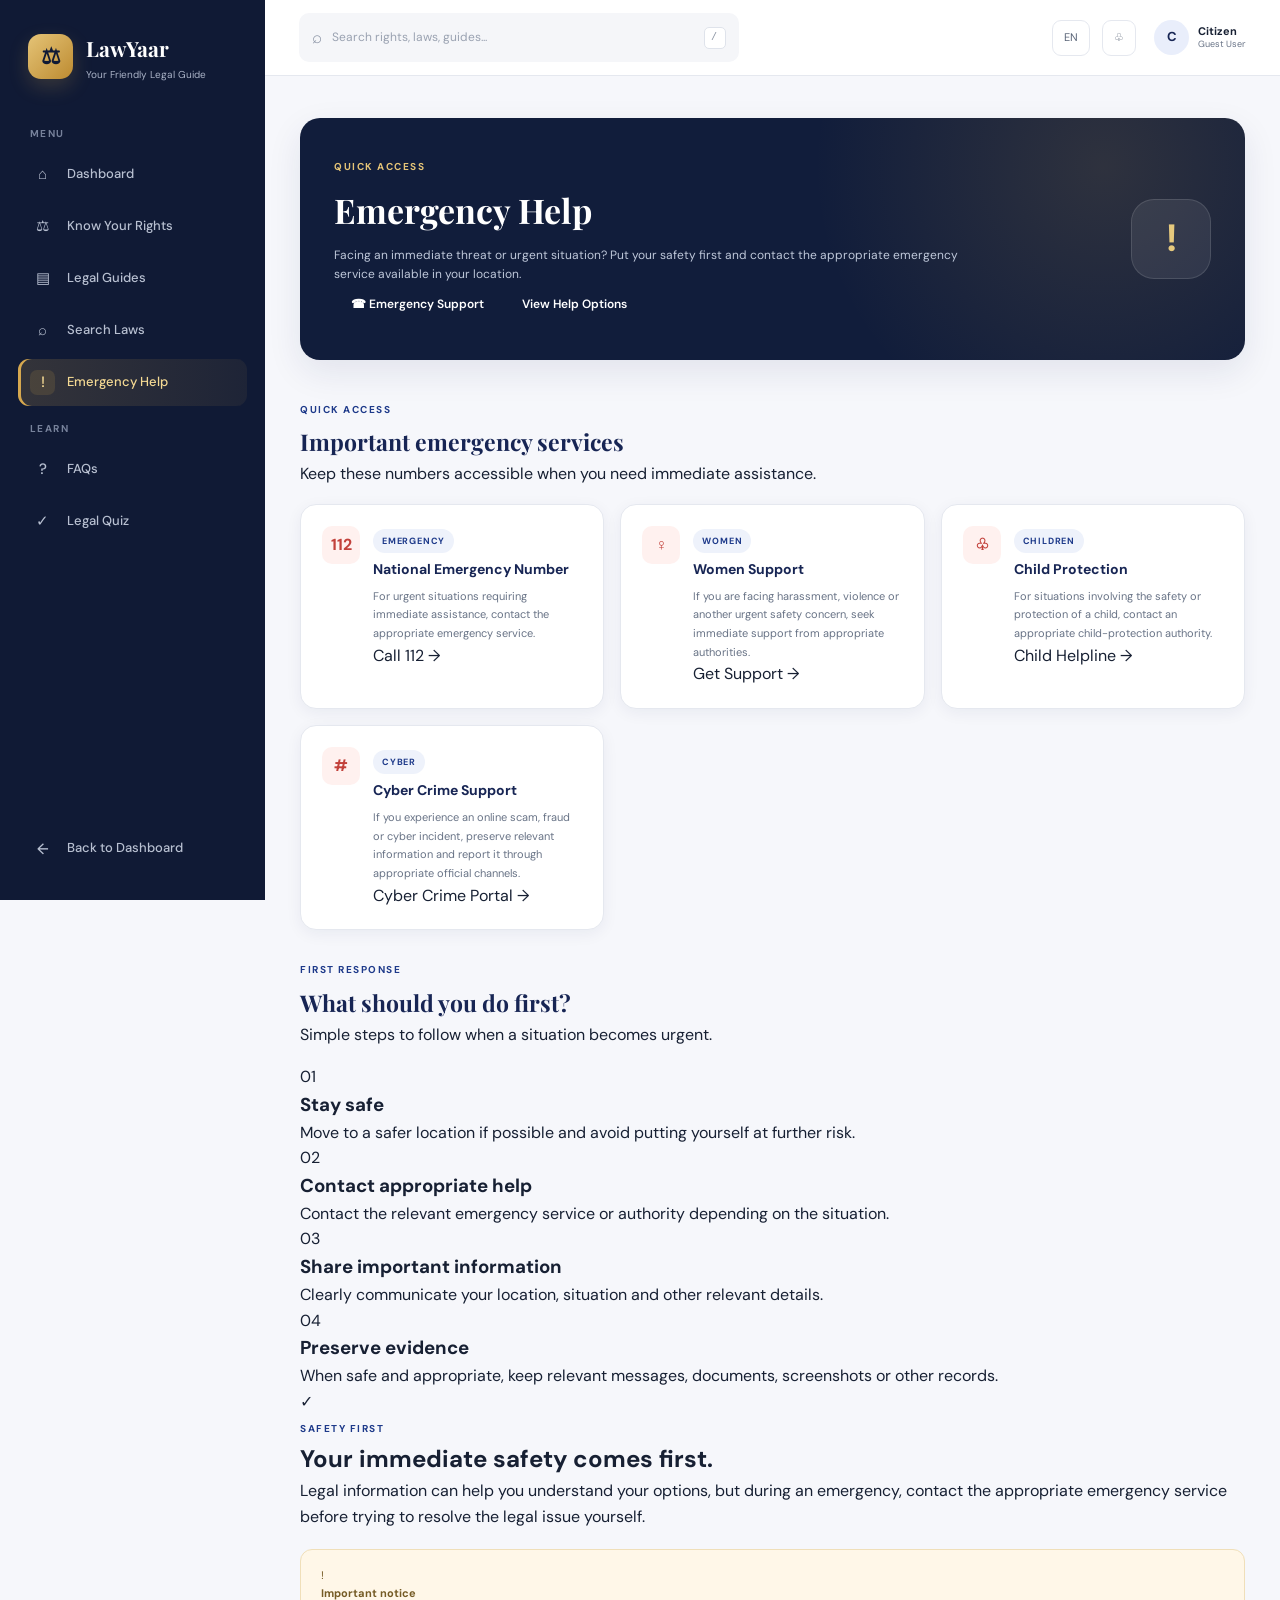
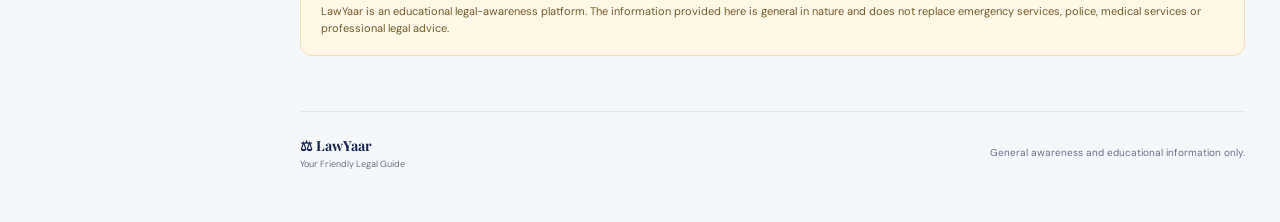
<file: emergency.html>
<!DOCTYPE html>
<html lang="en">

<head>
    <meta charset="UTF-8">
    <meta name="viewport" content="width=device-width, initial-scale=1.0">

    <meta name="description"
        content="LawYaar Emergency Help - Quick access to important emergency and support information.">

    <title>Emergency Help | LawYaar</title>

    <link rel="stylesheet" href="css/style.css">
</head>

<body>

<div class="app">

    <!-- ================= SIDEBAR ================= -->

    <aside class="sidebar">

        <div class="brand">

            <div class="brand-mark">⚖</div>

            <div>
                <div class="brand-name">LawYaar</div>

                <div class="brand-subtitle">
                    Your Friendly Legal Guide
                </div>
            </div>

        </div>


        <div class="nav-label">
            MENU
        </div>


        <nav class="sidebar-nav">

            <a href="index.html" class="nav-item">

                <span class="nav-icon">⌂</span>

                <span>Dashboard</span>

            </a>


            <a href="rights.html" class="nav-item">

                <span class="nav-icon">⚖</span>

                <span>Know Your Rights</span>

            </a>


            <a href="guides.html" class="nav-item">

                <span class="nav-icon">▤</span>

                <span>Legal Guides</span>

            </a>


            <a href="rights.html" class="nav-item">

                <span class="nav-icon">⌕</span>

                <span>Search Laws</span>

            </a>


            <a href="emergency.html" class="nav-item active">

                <span class="nav-icon">!</span>

                <span>Emergency Help</span>

            </a>

        </nav>


        <div class="nav-label">
            LEARN
        </div>


        <nav class="sidebar-nav">

            <a href="faq.html" class="nav-item">

                <span class="nav-icon">?</span>

                <span>FAQs</span>

            </a>


            <a href="quiz.html" class="nav-item">

                <span class="nav-icon">✓</span>

                <span>Legal Quiz</span>

            </a>

        </nav>


        <div class="sidebar-bottom">

            <a href="index.html" class="nav-item">

                <span class="nav-icon">←</span>

                <span>Back to Dashboard</span>

            </a>

        </div>

    </aside>



    <!-- ================= MAIN CONTENT ================= -->

    <main class="main">


        <!-- TOPBAR -->

        <header class="topbar">

            <div class="mobile-brand">
                ⚖ LawYaar
            </div>


            <div class="top-search">

                <span>⌕</span>

                <input
                    type="text"
                    placeholder="Search rights, laws, guides..."
                    aria-label="Search"
                >

                <kbd>/</kbd>

            </div>


            <div class="topbar-actions">

                <button class="language-btn">
                    EN
                </button>


                <button class="icon-btn">
                    ♧
                </button>


                <div class="user-profile">

                    <div class="user-avatar">
                        C
                    </div>

                    <div class="user-details">

                        <strong>Citizen</strong>

                        <span>Guest User</span>

                    </div>

                </div>

            </div>

        </header>



        <!-- ================= PAGE ================= -->

        <div class="page">


            <!-- EMERGENCY HERO -->

            <section class="emergency-hero">

                <div class="emergency-hero-content">

                    <span class="eyebrow light">
                        QUICK ACCESS
                    </span>


                    <h1>
                        Emergency Help
                    </h1>


                    <p>
                        Facing an immediate threat or urgent situation?
                        Put your safety first and contact the appropriate
                        emergency service available in your location.
                    </p>


                    <div class="hero-actions">

                        <a
                            href="tel:112"
                            class="btn btn-danger"
                        >
                            ☎ Emergency Support
                        </a>


                        <a
                            href="#emergency-services"
                            class="btn btn-light"
                        >
                            View Help Options
                        </a>

                    </div>

                </div>


                <div class="emergency-symbol">

                    !

                </div>

            </section>



            <!-- ================= QUICK SERVICES ================= -->

            <section
                class="content-section"
                id="emergency-services"
            >

                <div class="section-header">

                    <div>

                        <span class="eyebrow">
                            QUICK ACCESS
                        </span>


                        <h2>
                            Important emergency services
                        </h2>


                        <p>
                            Keep these numbers accessible when you
                            need immediate assistance.
                        </p>

                    </div>

                </div>



                <div class="emergency-grid">


                    <!-- 112 -->

                    <article class="emergency-card emergency-primary">

                        <div class="emergency-card-icon">
                            112
                        </div>


                        <div>

                            <span class="topic-tag">
                                EMERGENCY
                            </span>


                            <h3>
                                National Emergency Number
                            </h3>


                            <p>
                                For urgent situations requiring
                                immediate assistance, contact the
                                appropriate emergency service.
                            </p>


                            <a
                                href="tel:112"
                                class="emergency-action"
                            >
                                Call 112 →
                            </a>

                        </div>

                    </article>



                    <!-- WOMEN -->

                    <article class="emergency-card">

                        <div class="emergency-card-icon">
                            ♀
                        </div>


                        <div>

                            <span class="topic-tag">
                                WOMEN
                            </span>


                            <h3>
                                Women Support
                            </h3>


                            <p>
                                If you are facing harassment,
                                violence or another urgent safety
                                concern, seek immediate support
                                from appropriate authorities.
                            </p>


                            <a
                                href="tel:181"
                                class="emergency-action"
                            >
                                Get Support →
                            </a>

                        </div>

                    </article>



                    <!-- CHILD -->

                    <article class="emergency-card">

                        <div class="emergency-card-icon">
                            ♧
                        </div>


                        <div>

                            <span class="topic-tag">
                                CHILDREN
                            </span>


                            <h3>
                                Child Protection
                            </h3>


                            <p>
                                For situations involving the safety
                                or protection of a child, contact
                                an appropriate child-protection
                                authority.
                            </p>


                            <a
                                href="tel:1098"
                                class="emergency-action"
                            >
                                Child Helpline →
                            </a>

                        </div>

                    </article>



                    <!-- CYBER -->

                    <article class="emergency-card">

                        <div class="emergency-card-icon">
                            #
                        </div>


                        <div>

                            <span class="topic-tag">
                                CYBER
                            </span>


                            <h3>
                                Cyber Crime Support
                            </h3>


                            <p>
                                If you experience an online scam,
                                fraud or cyber incident, preserve
                                relevant information and report it
                                through appropriate official channels.
                            </p>


                            <a
                                href="https://www.cybercrime.gov.in/"
                                target="_blank"
                                rel="noopener noreferrer"
                                class="emergency-action"
                            >
                                Cyber Crime Portal →
                            </a>

                        </div>

                    </article>

                </div>

            </section>



            <!-- ================= WHAT TO DO ================= -->

            <section class="content-section">

                <div class="section-header">

                    <div>

                        <span class="eyebrow">
                            FIRST RESPONSE
                        </span>


                        <h2>
                            What should you do first?
                        </h2>


                        <p>
                            Simple steps to follow when a situation
                            becomes urgent.
                        </p>

                    </div>

                </div>



                <div class="step-grid">


                    <div class="step-card">

                        <div class="step-number">
                            01
                        </div>


                        <div>

                            <h3>
                                Stay safe
                            </h3>


                            <p>
                                Move to a safer location if possible
                                and avoid putting yourself at further
                                risk.
                            </p>

                        </div>

                    </div>



                    <div class="step-card">

                        <div class="step-number">
                            02
                        </div>


                        <div>

                            <h3>
                                Contact appropriate help
                            </h3>


                            <p>
                                Contact the relevant emergency service
                                or authority depending on the situation.
                            </p>

                        </div>

                    </div>



                    <div class="step-card">

                        <div class="step-number">
                            03
                        </div>


                        <div>

                            <h3>
                                Share important information
                            </h3>


                            <p>
                                Clearly communicate your location,
                                situation and other relevant details.
                            </p>

                        </div>

                    </div>



                    <div class="step-card">

                        <div class="step-number">
                            04
                        </div>


                        <div>

                            <h3>
                                Preserve evidence
                            </h3>


                            <p>
                                When safe and appropriate, keep
                                relevant messages, documents,
                                screenshots or other records.
                            </p>

                        </div>

                    </div>

                </div>

            </section>



            <!-- ================= SAFETY PANEL ================= -->

            <section class="safety-panel">

                <div class="safety-icon">
                    ✓
                </div>


                <div class="safety-content">

                    <span class="eyebrow">
                        SAFETY FIRST
                    </span>


                    <h2>
                        Your immediate safety comes first.
                    </h2>


                    <p>
                        Legal information can help you understand
                        your options, but during an emergency,
                        contact the appropriate emergency service
                        before trying to resolve the legal issue yourself.
                    </p>

                </div>

            </section>



            <!-- ================= IMPORTANT NOTICE ================= -->

            <section class="warning-panel">

                <div class="warning-icon">
                    !
                </div>


                <div>

                    <strong>
                        Important notice
                    </strong>


                    <p>
                        LawYaar is an educational legal-awareness
                        platform. The information provided here is
                        general in nature and does not replace
                        emergency services, police, medical services
                        or professional legal advice.
                    </p>

                </div>

            </section>



            <!-- ================= FOOTER ================= -->

            <footer class="footer">

                <div>

                    <strong>
                        ⚖ LawYaar
                    </strong>


                    <span>
                        Your Friendly Legal Guide
                    </span>

                </div>


                <p>
                    General awareness and educational information only.
                </p>

            </footer>


        </div>

    </main>

</div>



<!-- JAVASCRIPT -->

<script src="js/app.js"></script>

</body>

</html>
</file>
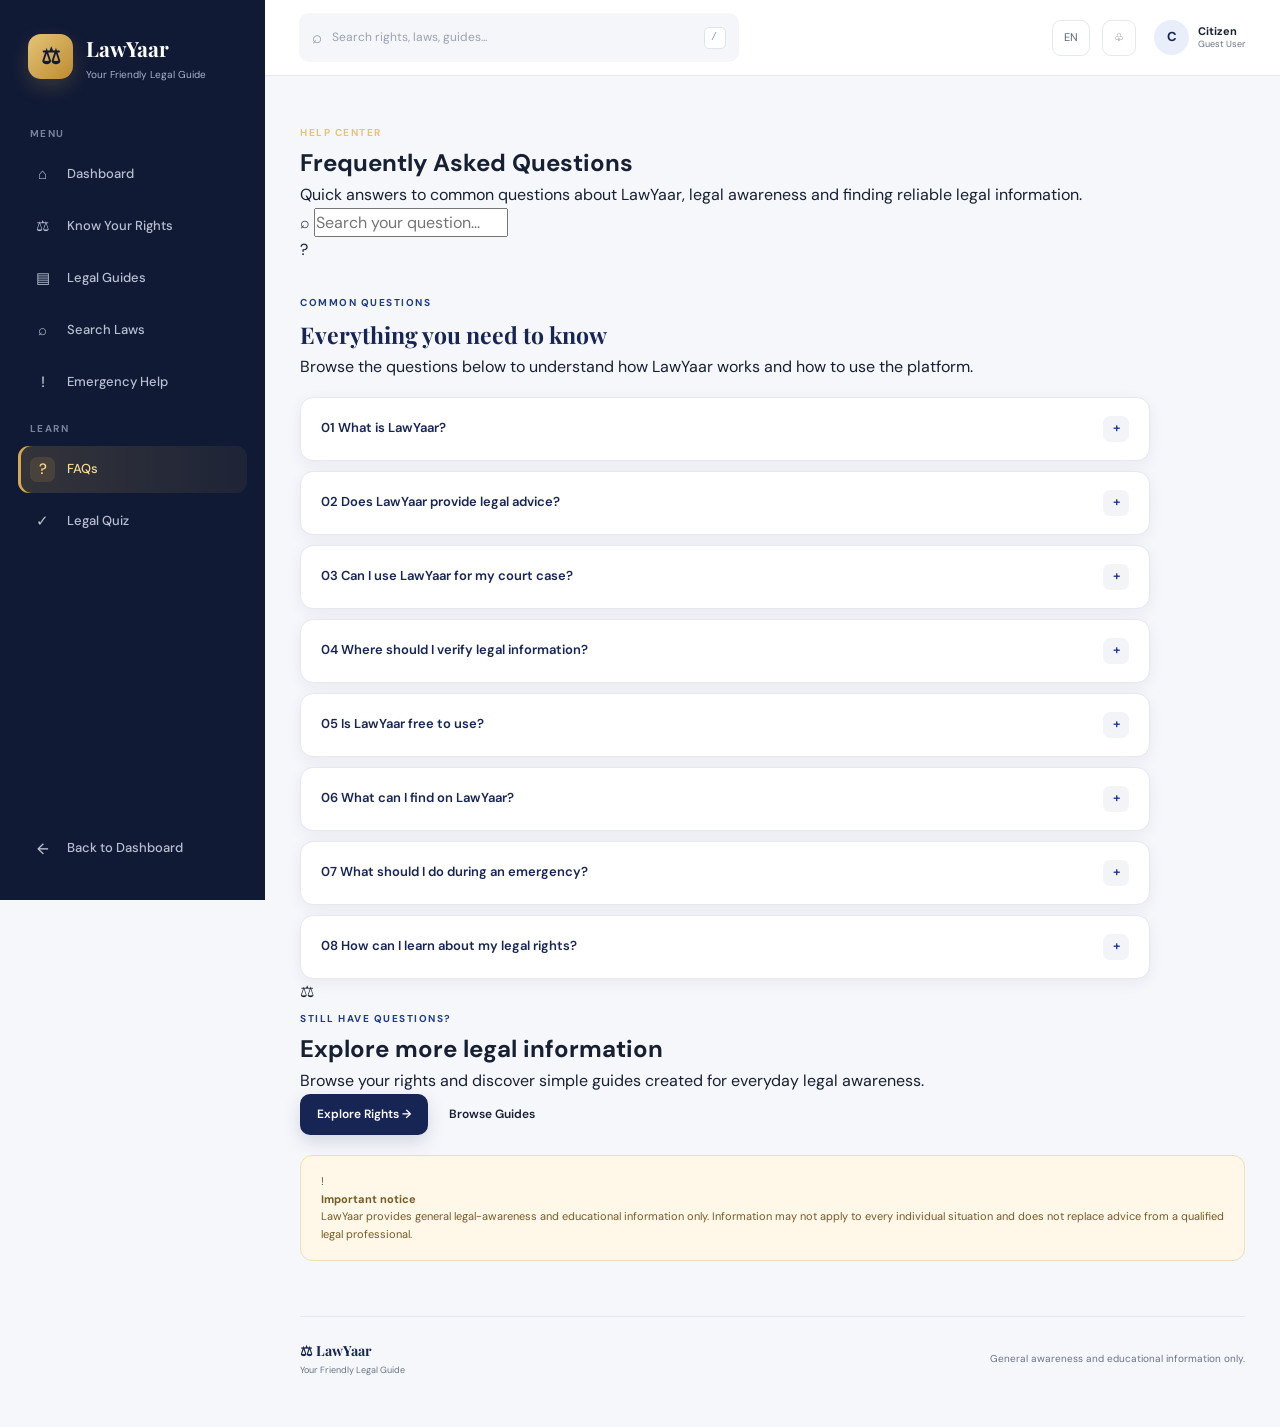
<file: faq.html>
<!DOCTYPE html>
<html lang="en">

<head>
    <meta charset="UTF-8">
    <meta name="viewport" content="width=device-width, initial-scale=1.0">

    <meta name="description"
        content="LawYaar FAQ - Frequently asked questions about legal awareness.">

    <title>FAQs | LawYaar</title>

    <link rel="stylesheet" href="css/style.css">
</head>

<body>

<div class="app">

    <!-- ================= SIDEBAR ================= -->

    <aside class="sidebar">

        <div class="brand">

            <div class="brand-mark">⚖</div>

            <div>
                <div class="brand-name">LawYaar</div>

                <div class="brand-subtitle">
                    Your Friendly Legal Guide
                </div>
            </div>

        </div>


        <div class="nav-label">
            MENU
        </div>


        <nav class="sidebar-nav">

            <a href="index.html" class="nav-item">

                <span class="nav-icon">⌂</span>

                <span>Dashboard</span>

            </a>


            <a href="rights.html" class="nav-item">

                <span class="nav-icon">⚖</span>

                <span>Know Your Rights</span>

            </a>


            <a href="guides.html" class="nav-item">

                <span class="nav-icon">▤</span>

                <span>Legal Guides</span>

            </a>


            <a href="rights.html" class="nav-item">

                <span class="nav-icon">⌕</span>

                <span>Search Laws</span>

            </a>


            <a href="emergency.html" class="nav-item">

                <span class="nav-icon">!</span>

                <span>Emergency Help</span>

            </a>

        </nav>


        <div class="nav-label">
            LEARN
        </div>


        <nav class="sidebar-nav">

            <a href="faq.html" class="nav-item active">

                <span class="nav-icon">?</span>

                <span>FAQs</span>

            </a>


            <a href="quiz.html" class="nav-item">

                <span class="nav-icon">✓</span>

                <span>Legal Quiz</span>

            </a>

        </nav>


        <div class="sidebar-bottom">

            <a href="index.html" class="nav-item">

                <span class="nav-icon">←</span>

                <span>Back to Dashboard</span>

            </a>

        </div>

    </aside>



    <!-- ================= MAIN ================= -->

    <main class="main">


        <!-- TOPBAR -->

        <header class="topbar">

            <div class="mobile-brand">
                ⚖ LawYaar
            </div>


            <div class="top-search">

                <span>⌕</span>

                <input
                    type="text"
                    placeholder="Search rights, laws, guides..."
                    aria-label="Search"
                >

                <kbd>/</kbd>

            </div>


            <div class="topbar-actions">

                <button class="language-btn">
                    EN
                </button>


                <button class="icon-btn">
                    ♧
                </button>


                <div class="user-profile">

                    <div class="user-avatar">
                        C
                    </div>

                    <div class="user-details">

                        <strong>Citizen</strong>

                        <span>Guest User</span>

                    </div>

                </div>

            </div>

        </header>



        <!-- ================= PAGE ================= -->

        <div class="page">


            <!-- FAQ HERO -->

            <section class="faq-hero">

                <div class="faq-hero-content">

                    <span class="eyebrow light">
                        HELP CENTER
                    </span>


                    <h1>
                        Frequently Asked Questions
                    </h1>


                    <p>
                        Quick answers to common questions about
                        LawYaar, legal awareness and finding reliable
                        legal information.
                    </p>


                    <div class="faq-search">

                        <span>⌕</span>

                        <input
                            type="text"
                            id="faqSearch"
                            placeholder="Search your question..."
                            aria-label="Search frequently asked questions"
                        >

                    </div>

                </div>


                <div class="faq-hero-icon">
                    ?
                </div>

            </section>



            <!-- ================= FAQ INTRO ================= -->

            <section class="content-section">

                <div class="section-header">

                    <div>

                        <span class="eyebrow">
                            COMMON QUESTIONS
                        </span>


                        <h2>
                            Everything you need to know
                        </h2>


                        <p>
                            Browse the questions below to understand
                            how LawYaar works and how to use the platform.
                        </p>

                    </div>

                </div>



                <!-- FAQ LIST -->

                <div class="faq-list" id="faqList">


                    <!-- FAQ 01 -->

                    <article class="faq-item">

                        <button
                            class="faq-question"
                            type="button"
                        >

                            <span class="faq-question-left">

                                <span class="faq-number">
                                    01
                                </span>

                                <span>
                                    What is LawYaar?
                                </span>

                            </span>


                            <span class="faq-plus">
                                +
                            </span>

                        </button>


                        <div class="faq-answer">

                            <p>
                                LawYaar is a legal-awareness platform
                                designed to explain common legal concepts,
                                rights and everyday legal situations in
                                simple and citizen-friendly language.
                            </p>

                        </div>

                    </article>



                    <!-- FAQ 02 -->

                    <article class="faq-item">

                        <button
                            class="faq-question"
                            type="button"
                        >

                            <span class="faq-question-left">

                                <span class="faq-number">
                                    02
                                </span>

                                <span>
                                    Does LawYaar provide legal advice?
                                </span>

                            </span>


                            <span class="faq-plus">
                                +
                            </span>

                        </button>


                        <div class="faq-answer">

                            <p>
                                No. LawYaar provides general educational
                                and legal-awareness information. It should
                                not be treated as professional legal advice
                                for a specific case or situation.
                            </p>

                        </div>

                    </article>



                    <!-- FAQ 03 -->

                    <article class="faq-item">

                        <button
                            class="faq-question"
                            type="button"
                        >

                            <span class="faq-question-left">

                                <span class="faq-number">
                                    03
                                </span>

                                <span>
                                    Can I use LawYaar for my court case?
                                </span>

                            </span>


                            <span class="faq-plus">
                                +
                            </span>

                        </button>


                        <div class="faq-answer">

                            <p>
                                LawYaar can help you understand general
                                legal concepts, but information on this
                                website should not replace case-specific
                                guidance from a qualified legal professional.
                            </p>

                        </div>

                    </article>



                    <!-- FAQ 04 -->

                    <article class="faq-item">

                        <button
                            class="faq-question"
                            type="button"
                        >

                            <span class="faq-question-left">

                                <span class="faq-number">
                                    04
                                </span>

                                <span>
                                    Where should I verify legal information?
                                </span>

                            </span>


                            <span class="faq-plus">
                                +
                            </span>

                        </button>


                        <div class="faq-answer">

                            <p>
                                Important legal information should be
                                verified using authoritative government,
                                court or other official sources before
                                taking action.
                            </p>

                        </div>

                    </article>



                    <!-- FAQ 05 -->

                    <article class="faq-item">

                        <button
                            class="faq-question"
                            type="button"
                        >

                            <span class="faq-question-left">

                                <span class="faq-number">
                                    05
                                </span>

                                <span>
                                    Is LawYaar free to use?
                                </span>

                            </span>


                            <span class="faq-plus">
                                +
                            </span>

                        </button>


                        <div class="faq-answer">

                            <p>
                                Yes. The LawYaar frontend is designed as
                                a free legal-awareness platform that helps
                                citizens learn about common legal topics.
                            </p>

                        </div>

                    </article>



                    <!-- FAQ 06 -->

                    <article class="faq-item">

                        <button
                            class="faq-question"
                            type="button"
                        >

                            <span class="faq-question-left">

                                <span class="faq-number">
                                    06
                                </span>

                                <span>
                                    What can I find on LawYaar?
                                </span>

                            </span>


                            <span class="faq-plus">
                                +
                            </span>

                        </button>


                        <div class="faq-answer">

                            <p>
                                You can explore legal rights, beginner-friendly
                                guides, frequently asked questions, emergency
                                help information and an educational legal quiz.
                            </p>

                        </div>

                    </article>



                    <!-- FAQ 07 -->

                    <article class="faq-item">

                        <button
                            class="faq-question"
                            type="button"
                        >

                            <span class="faq-question-left">

                                <span class="faq-number">
                                    07
                                </span>

                                <span>
                                    What should I do during an emergency?
                                </span>

                            </span>


                            <span class="faq-plus">
                                +
                            </span>

                        </button>


                        <div class="faq-answer">

                            <p>
                                Put your immediate safety first. Contact
                                the appropriate emergency service or
                                authority available in your location.
                                LawYaar should not be used as a replacement
                                for emergency services.
                            </p>

                        </div>

                    </article>



                    <!-- FAQ 08 -->

                    <article class="faq-item">

                        <button
                            class="faq-question"
                            type="button"
                        >

                            <span class="faq-question-left">

                                <span class="faq-number">
                                    08
                                </span>

                                <span>
                                    How can I learn about my legal rights?
                                </span>

                            </span>


                            <span class="faq-plus">
                                +
                            </span>

                        </button>


                        <div class="faq-answer">

                            <p>
                                Start with the Know Your Rights section
                                and explore topics related to everyday
                                situations. For important matters, verify
                                the information with official sources.
                            </p>

                        </div>

                    </article>

                </div>

            </section>



            <!-- ================= STILL NEED HELP ================= -->

            <section class="faq-help">

                <div class="faq-help-icon">
                    ⚖
                </div>


                <div class="faq-help-content">

                    <span class="eyebrow">
                        STILL HAVE QUESTIONS?
                    </span>


                    <h2>
                        Explore more legal information
                    </h2>


                    <p>
                        Browse your rights and discover simple guides
                        created for everyday legal awareness.
                    </p>

                </div>


                <div class="faq-help-actions">

                    <a
                        href="rights.html"
                        class="btn btn-primary"
                    >
                        Explore Rights →
                    </a>


                    <a
                        href="guides.html"
                        class="btn btn-secondary"
                    >
                        Browse Guides
                    </a>

                </div>

            </section>



            <!-- ================= DISCLAIMER ================= -->

            <section class="warning-panel">

                <div class="warning-icon">
                    !
                </div>


                <div>

                    <strong>
                        Important notice
                    </strong>


                    <p>
                        LawYaar provides general legal-awareness and
                        educational information only. Information may
                        not apply to every individual situation and does
                        not replace advice from a qualified legal
                        professional.
                    </p>

                </div>

            </section>



            <!-- ================= FOOTER ================= -->

            <footer class="footer">

                <div>

                    <strong>
                        ⚖ LawYaar
                    </strong>


                    <span>
                        Your Friendly Legal Guide
                    </span>

                </div>


                <p>
                    General awareness and educational information only.
                </p>

            </footer>


        </div>

    </main>

</div>



<!-- ================= FAQ JAVASCRIPT ================= -->

<script>

document.addEventListener("DOMContentLoaded", function () {

    const questions =
        document.querySelectorAll(".faq-question");

    questions.forEach(function (question) {

        question.addEventListener("click", function () {

            const currentItem =
                question.closest(".faq-item");

            const answer =
                currentItem.querySelector(".faq-answer");

            const isOpen =
                currentItem.classList.contains("open");


            document
                .querySelectorAll(".faq-item")
                .forEach(function (item) {

                    item.classList.remove("open");

                    const itemAnswer =
                        item.querySelector(".faq-answer");

                    if (itemAnswer) {
                        itemAnswer.style.maxHeight = null;
                    }

                });


            if (!isOpen) {

                currentItem.classList.add("open");

                answer.style.maxHeight =
                    answer.scrollHeight + "px";

            }

        });

    });



    /* ================= FAQ SEARCH ================= */

    const searchInput =
        document.getElementById("faqSearch");

    const faqItems =
        document.querySelectorAll(".faq-item");


    if (searchInput) {

        searchInput.addEventListener("input", function () {

            const searchValue =
                searchInput.value.toLowerCase().trim();


            faqItems.forEach(function (item) {

                const text =
                    item.innerText.toLowerCase();


                if (text.includes(searchValue)) {

                    item.style.display = "";

                } else {

                    item.style.display = "none";

                }

            });

        });

    }

});

</script>


<script src="js/app.js"></script>

</body>
</html>
</file>
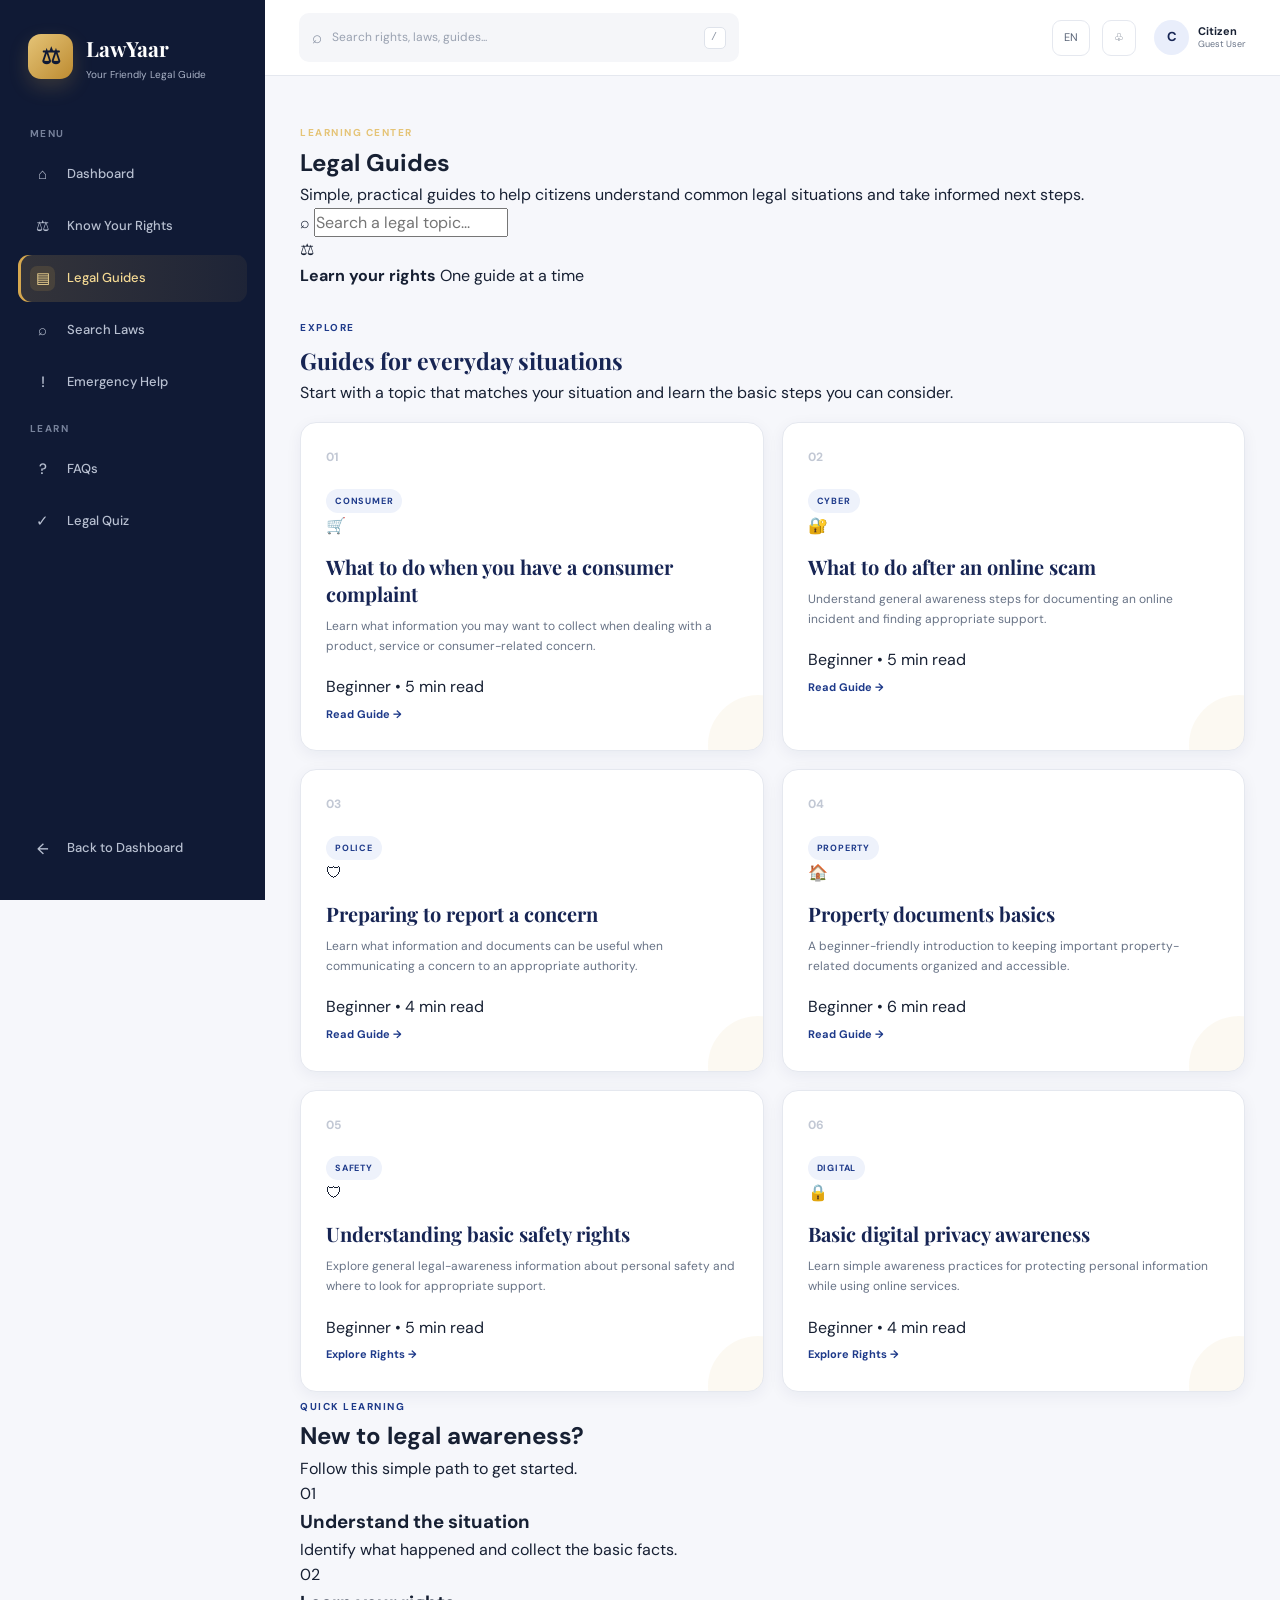
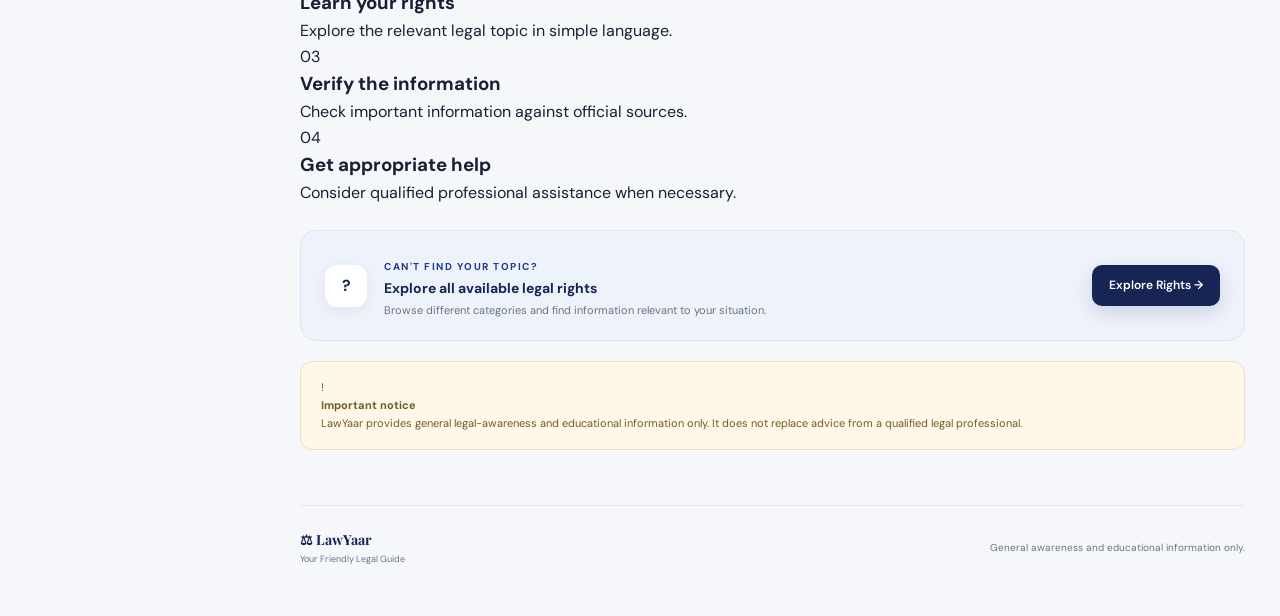
<file: guides.html>
<!DOCTYPE html>
<html lang="en">

<head>
    <meta charset="UTF-8">
    <meta name="viewport" content="width=device-width, initial-scale=1.0">

    <meta name="description"
        content="LawYaar - Simple legal guides for everyday situations.">

    <title>Legal Guides | LawYaar</title>

    <link rel="stylesheet" href="css/style.css">
</head>

<body>

<div class="app">

    <!-- ================= SIDEBAR ================= -->

    <aside class="sidebar">

        <div class="brand">

            <div class="brand-mark">⚖</div>

            <div>
                <div class="brand-name">LawYaar</div>

                <div class="brand-subtitle">
                    Your Friendly Legal Guide
                </div>
            </div>

        </div>


        <div class="nav-label">
            MENU
        </div>


        <nav class="sidebar-nav">

            <a href="index.html" class="nav-item">
                <span class="nav-icon">⌂</span>
                <span>Dashboard</span>
            </a>

            <a href="rights.html" class="nav-item">
                <span class="nav-icon">⚖</span>
                <span>Know Your Rights</span>
            </a>

            <a href="guides.html" class="nav-item active">
                <span class="nav-icon">▤</span>
                <span>Legal Guides</span>
            </a>

            <a href="rights.html" class="nav-item">
                <span class="nav-icon">⌕</span>
                <span>Search Laws</span>
            </a>

            <a href="emergency.html" class="nav-item">
                <span class="nav-icon">!</span>
                <span>Emergency Help</span>
            </a>

        </nav>


        <div class="nav-label">
            LEARN
        </div>


        <nav class="sidebar-nav">

            <a href="faq.html" class="nav-item">
                <span class="nav-icon">?</span>
                <span>FAQs</span>
            </a>

            <a href="quiz.html" class="nav-item">
                <span class="nav-icon">✓</span>
                <span>Legal Quiz</span>
            </a>

        </nav>


        <div class="sidebar-bottom">

            <a href="index.html" class="nav-item">
                <span class="nav-icon">←</span>
                <span>Back to Dashboard</span>
            </a>

        </div>

    </aside>



    <!-- ================= MAIN ================= -->

    <main class="main">


        <!-- TOPBAR -->

        <header class="topbar">

            <div class="mobile-brand">
                ⚖ LawYaar
            </div>


            <div class="top-search">

                <span>⌕</span>

                <input
                    type="text"
                    id="guideSearch"
                    placeholder="Search rights, laws, guides..."
                    aria-label="Search legal guides"
                >

                <kbd>/</kbd>

            </div>


            <div class="topbar-actions">

                <button class="language-btn">
                    EN
                </button>

                <button class="icon-btn">
                    ♧
                </button>


                <div class="user-profile">

                    <div class="user-avatar">
                        C
                    </div>

                    <div class="user-details">

                        <strong>Citizen</strong>

                        <span>Guest User</span>

                    </div>

                </div>

            </div>

        </header>



        <!-- ================= PAGE ================= -->

        <div class="page">


            <!-- HERO -->

            <section class="guides-hero">

                <div class="guides-hero-content">

                    <span class="eyebrow light">
                        LEARNING CENTER
                    </span>


                    <h1>
                        Legal Guides
                    </h1>


                    <p>
                        Simple, practical guides to help citizens
                        understand common legal situations and
                        take informed next steps.
                    </p>


                    <div class="guide-search-box">

                        <span>⌕</span>

                        <input
                            type="text"
                            id="guideHeroSearch"
                            placeholder="Search a legal topic..."
                            aria-label="Search a legal topic"
                        >

                    </div>

                </div>


                <div class="guides-hero-visual">

                    <div class="guide-visual-card">

                        <div class="visual-icon">
                            ⚖
                        </div>

                        <strong>
                            Learn your rights
                        </strong>

                        <span>
                            One guide at a time
                        </span>

                    </div>

                </div>

            </section>



            <!-- ================= INTRO ================= -->

            <section class="content-section">

                <div class="section-header">

                    <div>

                        <span class="eyebrow">
                            EXPLORE
                        </span>


                        <h2>
                            Guides for everyday situations
                        </h2>


                        <p>
                            Start with a topic that matches your
                            situation and learn the basic steps
                            you can consider.
                        </p>

                    </div>

                </div>



                <!-- ================= GUIDE GRID ================= -->

                <div class="guide-grid" id="guideGrid">


                    <!-- GUIDE 01 -->

                    <article
                        class="guide-card"
                        data-search="consumer complaint consumer refund product seller"
                    >

                        <div class="guide-card-top">

                            <div class="guide-number">
                                01
                            </div>

                            <span class="topic-tag">
                                CONSUMER
                            </span>

                        </div>


                        <div class="guide-icon">
                            🛒
                        </div>


                        <h3>
                            What to do when you have
                            a consumer complaint
                        </h3>


                        <p>
                            Learn what information you may want
                            to collect when dealing with a product,
                            service or consumer-related concern.
                        </p>


                        <div class="guide-meta">

                            <span>
                                Beginner
                            </span>

                            <span>
                                •
                            </span>

                            <span>
                                5 min read
                            </span>

                        </div>


                        <a
                            href="right-detail.html?topic=consumer"
                            class="guide-link"
                        >
                            Read Guide
                            <span>→</span>
                        </a>

                    </article>



                    <!-- GUIDE 02 -->

                    <article
                        class="guide-card"
                        data-search="cyber scam online fraud cybercrime otp digital payment"
                    >

                        <div class="guide-card-top">

                            <div class="guide-number">
                                02
                            </div>

                            <span class="topic-tag">
                                CYBER
                            </span>

                        </div>


                        <div class="guide-icon">
                            🔐
                        </div>


                        <h3>
                            What to do after an
                            online scam
                        </h3>


                        <p>
                            Understand general awareness steps for
                            documenting an online incident and finding
                            appropriate support.
                        </p>


                        <div class="guide-meta">

                            <span>
                                Beginner
                            </span>

                            <span>
                                •
                            </span>

                            <span>
                                5 min read
                            </span>

                        </div>


                        <a
                            href="right-detail.html?topic=cyber"
                            class="guide-link"
                        >
                            Read Guide
                            <span>→</span>
                        </a>

                    </article>



                    <!-- GUIDE 03 -->

                    <article
                        class="guide-card"
                        data-search="police complaint report police station authority concern"
                    >

                        <div class="guide-card-top">

                            <div class="guide-number">
                                03
                            </div>

                            <span class="topic-tag">
                                POLICE
                            </span>

                        </div>


                        <div class="guide-icon">
                            🛡
                        </div>


                        <h3>
                            Preparing to report
                            a concern
                        </h3>


                        <p>
                            Learn what information and documents
                            can be useful when communicating a
                            concern to an appropriate authority.
                        </p>


                        <div class="guide-meta">

                            <span>
                                Beginner
                            </span>

                            <span>
                                •
                            </span>

                            <span>
                                4 min read
                            </span>

                        </div>


                        <a
                            href="right-detail.html?topic=police"
                            class="guide-link"
                        >
                            Read Guide
                            <span>→</span>
                        </a>

                    </article>



                    <!-- GUIDE 04 -->

                    <article
                        class="guide-card"
                        data-search="property documents land house property papers ownership"
                    >

                        <div class="guide-card-top">

                            <div class="guide-number">
                                04
                            </div>

                            <span class="topic-tag">
                                PROPERTY
                            </span>

                        </div>


                        <div class="guide-icon">
                            🏠
                        </div>


                        <h3>
                            Property documents
                            basics
                        </h3>


                        <p>
                            A beginner-friendly introduction to
                            keeping important property-related
                            documents organized and accessible.
                        </p>


                        <div class="guide-meta">

                            <span>
                                Beginner
                            </span>

                            <span>
                                •
                            </span>

                            <span>
                                6 min read
                            </span>

                        </div>


                        <a
                            href="right-detail.html?topic=property"
                            class="guide-link"
                        >
                            Read Guide
                            <span>→</span>
                        </a>

                    </article>



                    <!-- GUIDE 05 -->

                    <article
                        class="guide-card"
                        data-search="women rights safety harassment workplace women"
                    >

                        <div class="guide-card-top">

                            <div class="guide-number">
                                05
                            </div>

                            <span class="topic-tag">
                                SAFETY
                            </span>

                        </div>


                        <div class="guide-icon">
                            🛡
                        </div>


                        <h3>
                            Understanding basic
                            safety rights
                        </h3>


                        <p>
                            Explore general legal-awareness information
                            about personal safety and where to look for
                            appropriate support.
                        </p>


                        <div class="guide-meta">

                            <span>
                                Beginner
                            </span>

                            <span>
                                •
                            </span>

                            <span>
                                5 min read
                            </span>

                        </div>


                        <a
                            href="rights.html"
                            class="guide-link"
                        >
                            Explore Rights
                            <span>→</span>
                        </a>

                    </article>



                    <!-- GUIDE 06 -->

                    <article
                        class="guide-card"
                        data-search="digital privacy data privacy password personal information internet"
                    >

                        <div class="guide-card-top">

                            <div class="guide-number">
                                06
                            </div>

                            <span class="topic-tag">
                                DIGITAL
                            </span>

                        </div>


                        <div class="guide-icon">
                            🔒
                        </div>


                        <h3>
                            Basic digital privacy
                            awareness
                        </h3>


                        <p>
                            Learn simple awareness practices for
                            protecting personal information while
                            using online services.
                        </p>


                        <div class="guide-meta">

                            <span>
                                Beginner
                            </span>

                            <span>
                                •
                            </span>

                            <span>
                                4 min read
                            </span>

                        </div>


                        <a
                            href="rights.html"
                            class="guide-link"
                        >
                            Explore Rights
                            <span>→</span>
                        </a>

                    </article>

                </div>


                <!-- NO RESULTS -->

                <div
                    class="guide-no-results"
                    id="guideNoResults"
                    style="display:none;"
                >

                    <div>
                        🔎
                    </div>

                    <h3>
                        No guide found
                    </h3>

                    <p>
                        Try searching with another legal topic
                        or explore all available rights.
                    </p>

                    <a
                        href="rights.html"
                        class="btn btn-primary"
                    >
                        Explore Rights →
                    </a>

                </div>

            </section>



            <!-- ================= QUICK LEARNING ================= -->

            <section class="quick-learning">

                <div class="quick-learning-header">

                    <div>

                        <span class="eyebrow">
                            QUICK LEARNING
                        </span>

                        <h2>
                            New to legal awareness?
                        </h2>

                        <p>
                            Follow this simple path to get started.
                        </p>

                    </div>

                </div>


                <div class="learning-steps">


                    <div class="learning-step">

                        <span class="learning-step-number">
                            01
                        </span>

                        <div>

                            <h3>
                                Understand the situation
                            </h3>

                            <p>
                                Identify what happened and
                                collect the basic facts.
                            </p>

                        </div>

                    </div>



                    <div class="learning-step">

                        <span class="learning-step-number">
                            02
                        </span>

                        <div>

                            <h3>
                                Learn your rights
                            </h3>

                            <p>
                                Explore the relevant legal topic
                                in simple language.
                            </p>

                        </div>

                    </div>



                    <div class="learning-step">

                        <span class="learning-step-number">
                            03
                        </span>

                        <div>

                            <h3>
                                Verify the information
                            </h3>

                            <p>
                                Check important information
                                against official sources.
                            </p>

                        </div>

                    </div>



                    <div class="learning-step">

                        <span class="learning-step-number">
                            04
                        </span>

                        <div>

                            <h3>
                                Get appropriate help
                            </h3>

                            <p>
                                Consider qualified professional
                                assistance when necessary.
                            </p>

                        </div>

                    </div>

                </div>

            </section>



            <!-- ================= INFO BANNER ================= -->

            <section class="info-banner">

                <div class="info-symbol">
                    ?
                </div>


                <div>

                    <span class="eyebrow">
                        CAN'T FIND YOUR TOPIC?
                    </span>


                    <h3>
                        Explore all available legal rights
                    </h3>


                    <p>
                        Browse different categories and find
                        information relevant to your situation.
                    </p>

                </div>


                <a
                    href="rights.html"
                    class="btn btn-primary"
                >
                    Explore Rights →
                </a>

            </section>



            <!-- ================= DISCLAIMER ================= -->

            <section class="warning-panel">

                <div class="warning-icon">
                    !
                </div>


                <div>

                    <strong>
                        Important notice
                    </strong>


                    <p>
                        LawYaar provides general legal-awareness
                        and educational information only. It does
                        not replace advice from a qualified legal
                        professional.
                    </p>

                </div>

            </section>



            <!-- ================= FOOTER ================= -->

            <footer class="footer">

                <div>

                    <strong>
                        ⚖ LawYaar
                    </strong>

                    <span>
                        Your Friendly Legal Guide
                    </span>

                </div>


                <p>
                    General awareness and educational
                    information only.
                </p>

            </footer>

        </div>

    </main>

</div>



<!-- ================= GUIDE SEARCH ================= -->

<script>

document.addEventListener("DOMContentLoaded", function () {

    const searchInputs = [
        document.getElementById("guideSearch"),
        document.getElementById("guideHeroSearch")
    ];

    const guideCards =
        document.querySelectorAll(".guide-card");

    const noResults =
        document.getElementById("guideNoResults");


    function searchGuides(value) {

        const searchValue =
            value.toLowerCase().trim();

        let visibleCount = 0;


        guideCards.forEach(function (card) {

            const text =
                (
                    card.innerText +
                    " " +
                    (card.dataset.search || "")
                ).toLowerCase();


            if (
                searchValue === "" ||
                text.includes(searchValue)
            ) {

                card.style.display = "";

                visibleCount++;

            } else {

                card.style.display = "none";

            }

        });


        if (noResults) {

            noResults.style.display =
                visibleCount === 0
                    ? "block"
                    : "none";

        }

    }


    searchInputs.forEach(function (input) {

        if (!input) return;


        input.addEventListener("input", function () {

            searchGuides(input.value);


            searchInputs.forEach(function (otherInput) {

                if (
                    otherInput &&
                    otherInput !== input
                ) {
                    otherInput.value =
                        input.value;
                }

            });

        });

    });


    /* Keyboard shortcut */

    document.addEventListener("keydown", function (event) {

        if (
            event.key === "/" &&
            document.activeElement.tagName !== "INPUT"
        ) {

            event.preventDefault();

            if (searchInputs[0]) {
                searchInputs[0].focus();
            }

        }

    });

});

</script>


<script src="js/app.js"></script>

</body>
</html>
</file>
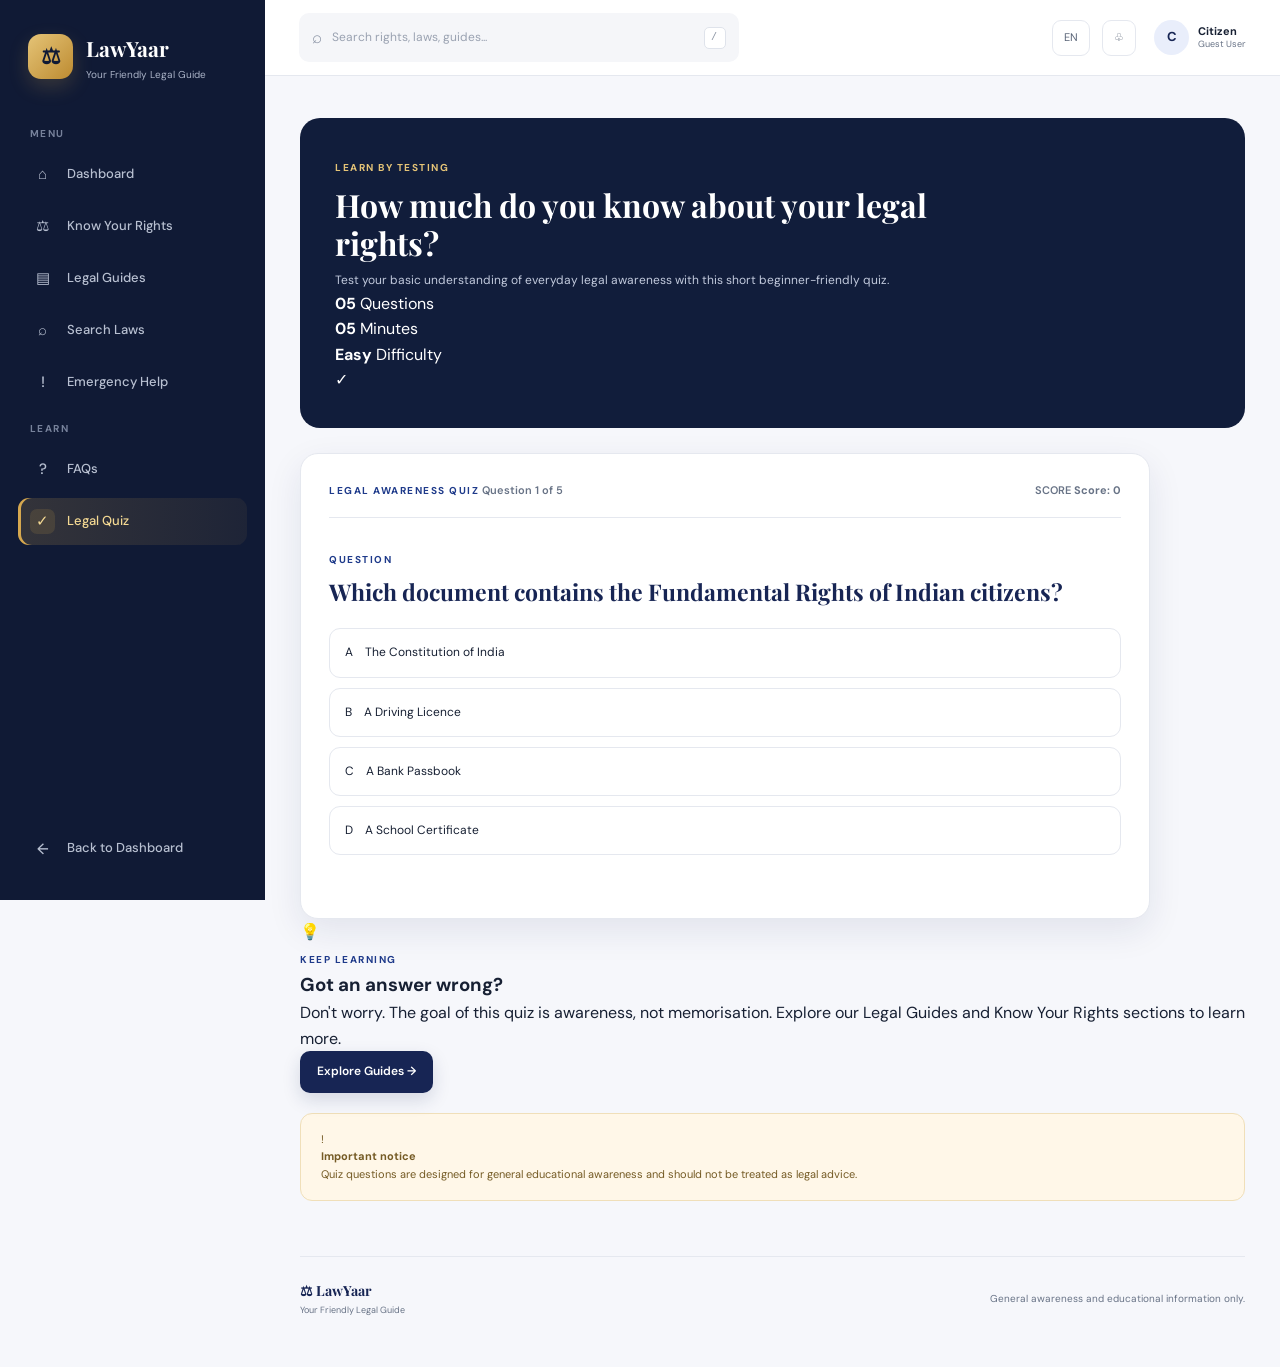
<file: quiz.html>
<!DOCTYPE html>
<html lang="en">

<head>
    <meta charset="UTF-8">
    <meta name="viewport" content="width=device-width, initial-scale=1.0">

    <meta name="description"
        content="LawYaar - Test your legal awareness with a simple interactive quiz.">

    <title>Legal Quiz | LawYaar</title>

    <link rel="stylesheet" href="css/style.css">
</head>

<body>

<div class="app">

    <!-- ================= SIDEBAR ================= -->

    <aside class="sidebar">

        <div class="brand">

            <div class="brand-mark">⚖</div>

            <div>
                <div class="brand-name">LawYaar</div>

                <div class="brand-subtitle">
                    Your Friendly Legal Guide
                </div>
            </div>

        </div>


        <div class="nav-label">
            MENU
        </div>


        <nav class="sidebar-nav">

            <a href="index.html" class="nav-item">
                <span class="nav-icon">⌂</span>
                <span>Dashboard</span>
            </a>

            <a href="rights.html" class="nav-item">
                <span class="nav-icon">⚖</span>
                <span>Know Your Rights</span>
            </a>

            <a href="guides.html" class="nav-item">
                <span class="nav-icon">▤</span>
                <span>Legal Guides</span>
            </a>

            <a href="rights.html" class="nav-item">
                <span class="nav-icon">⌕</span>
                <span>Search Laws</span>
            </a>

            <a href="emergency.html" class="nav-item">
                <span class="nav-icon">!</span>
                <span>Emergency Help</span>
            </a>

        </nav>


        <div class="nav-label">
            LEARN
        </div>


        <nav class="sidebar-nav">

            <a href="faq.html" class="nav-item">
                <span class="nav-icon">?</span>
                <span>FAQs</span>
            </a>

            <a href="quiz.html" class="nav-item active">
                <span class="nav-icon">✓</span>
                <span>Legal Quiz</span>
            </a>

        </nav>


        <div class="sidebar-bottom">

            <a href="index.html" class="nav-item">
                <span class="nav-icon">←</span>
                <span>Back to Dashboard</span>
            </a>

        </div>

    </aside>



    <!-- ================= MAIN ================= -->

    <main class="main">

        <!-- TOPBAR -->

        <header class="topbar">

            <div class="mobile-brand">
                ⚖ LawYaar
            </div>


            <div class="top-search">

                <span>⌕</span>

                <input
                    type="text"
                    placeholder="Search rights, laws, guides..."
                    aria-label="Search"
                >

                <kbd>/</kbd>

            </div>


            <div class="topbar-actions">

                <button class="language-btn">
                    EN
                </button>

                <button class="icon-btn">
                    ♧
                </button>


                <div class="user-profile">

                    <div class="user-avatar">
                        C
                    </div>

                    <div class="user-details">

                        <strong>Citizen</strong>

                        <span>Guest User</span>

                    </div>

                </div>

            </div>

        </header>



        <!-- ================= PAGE ================= -->

        <div class="page">


            <!-- QUIZ HERO -->

            <section class="quiz-intro">

                <div class="quiz-intro-content">

                    <span class="eyebrow light">
                        LEARN BY TESTING
                    </span>


                    <h1>
                        How much do you know
                        about your legal rights?
                    </h1>


                    <p>
                        Test your basic understanding of
                        everyday legal awareness with this
                        short beginner-friendly quiz.
                    </p>


                    <div class="quiz-stats">

                        <div class="quiz-stat">

                            <strong>
                                05
                            </strong>

                            <span>
                                Questions
                            </span>

                        </div>


                        <div class="quiz-stat">

                            <strong>
                                05
                            </strong>

                            <span>
                                Minutes
                            </span>

                        </div>


                        <div class="quiz-stat">

                            <strong>
                                Easy
                            </strong>

                            <span>
                                Difficulty
                            </span>

                        </div>

                    </div>

                </div>


                <div class="quiz-hero-icon">
                    ✓
                </div>

            </section>



            <!-- ================= QUIZ BOX ================= -->

            <section class="quiz-box">


                <!-- QUIZ HEADER -->

                <div class="quiz-top">

                    <div>

                        <span class="eyebrow">
                            LEGAL AWARENESS QUIZ
                        </span>

                        <span
                            id="quizProgress"
                            class="quiz-progress"
                        >
                            Question 1 of 5
                        </span>

                    </div>


                    <div class="quiz-score">

                        <span>
                            SCORE
                        </span>

                        <strong id="quizScore">
                            0
                        </strong>

                    </div>

                </div>



                <!-- PROGRESS BAR -->

                <div class="quiz-progress-bar">

                    <div
                        class="quiz-progress-fill"
                        id="quizProgressFill"
                    ></div>

                </div>



                <!-- QUESTION -->

                <div class="quiz-question">

                    <span class="eyebrow">
                        QUESTION
                    </span>


                    <h2 id="questionText">
                        Loading question...
                    </h2>

                </div>



                <!-- OPTIONS -->

                <div
                    class="quiz-options"
                    id="quizOptions"
                >
                </div>



                <!-- FEEDBACK -->

                <div
                    class="quiz-feedback"
                    id="quizFeedback"
                >
                </div>



                <!-- NEXT BUTTON -->

                <button
                    class="btn btn-primary quiz-next"
                    id="nextQuestion"
                    style="display:none;"
                >
                    Next Question →
                </button>



                <!-- RESULT -->

                <div
                    class="quiz-result"
                    id="quizResult"
                    style="display:none;"
                >

                    <div class="result-icon">
                        ✓
                    </div>


                    <span class="eyebrow">
                        QUIZ COMPLETE
                    </span>


                    <h2>
                        Great job!
                    </h2>


                    <p id="finalScore">
                    </p>


                    <div class="result-actions">

                        <button
                            class="btn btn-primary"
                            id="restartQuiz"
                        >
                            Try Again
                        </button>


                        <a
                            href="rights.html"
                            class="btn btn-secondary"
                        >
                            Explore Rights
                        </a>

                    </div>

                </div>

            </section>



            <!-- ================= LEARNING NOTE ================= -->

            <section class="quiz-learning-card">

                <div class="learning-icon">
                    💡
                </div>


                <div>

                    <span class="eyebrow">
                        KEEP LEARNING
                    </span>


                    <h3>
                        Got an answer wrong?
                    </h3>


                    <p>
                        Don't worry. The goal of this quiz is
                        awareness, not memorisation. Explore
                        our Legal Guides and Know Your Rights
                        sections to learn more.
                    </p>

                </div>


                <a
                    href="guides.html"
                    class="btn btn-primary"
                >
                    Explore Guides →
                </a>

            </section>



            <!-- ================= DISCLAIMER ================= -->

            <section class="warning-panel">

                <div class="warning-icon">
                    !
                </div>


                <div>

                    <strong>
                        Important notice
                    </strong>


                    <p>
                        Quiz questions are designed for general
                        educational awareness and should not be
                        treated as legal advice.
                    </p>

                </div>

            </section>



            <!-- ================= FOOTER ================= -->

            <footer class="footer">

                <div>

                    <strong>
                        ⚖ LawYaar
                    </strong>

                    <span>
                        Your Friendly Legal Guide
                    </span>

                </div>


                <p>
                    General awareness and educational
                    information only.
                </p>

            </footer>

        </div>

    </main>

</div>



<!-- ================= QUIZ JAVASCRIPT ================= -->

<script>

document.addEventListener("DOMContentLoaded", function () {

    const questions = [

        {
            question:
                "Why is it important to understand your basic legal rights?",

            options: [
                "Only lawyers need to know them",
                "They help citizens make informed decisions",
                "They are useful only in court",
                "They replace professional legal advice"
            ],

            answer: 1,

            explanation:
                "Basic legal awareness can help citizens understand situations and make more informed decisions."
        },


        {
            question:
                "What should you generally do with important legal documents?",

            options: [
                "Delete them after reading",
                "Share them publicly",
                "Keep them safely and organized",
                "Ignore them unless a problem occurs"
            ],

            answer: 2,

            explanation:
                "Keeping important documents safely organized can make them easier to access when needed."
        },


        {
            question:
                "What is a good step after experiencing an online scam?",

            options: [
                "Delete all evidence immediately",
                "Preserve relevant information",
                "Share your password with strangers",
                "Ignore the incident completely"
            ],

            answer: 1,

            explanation:
                "Preserving relevant messages, transaction details and other information may be useful when seeking appropriate support."
        },


        {
            question:
                "Where should important legal information be verified?",

            options: [
                "Random social media comments",
                "Unverified messages",
                "Official or authoritative sources",
                "Anonymous online posts"
            ],

            answer: 2,

            explanation:
                "Important legal information should be checked against authoritative government, court or other official sources."
        },


        {
            question:
                "What does LawYaar primarily provide?",

            options: [
                "Court representation",
                "Guaranteed legal outcomes",
                "General legal awareness and education",
                "Personal legal representation"
            ],

            answer: 2,

            explanation:
                "LawYaar is designed as an educational legal-awareness platform and does not replace qualified professional advice."
        }

    ];


    let currentQuestion = 0;
    let score = 0;
    let answered = false;


    const questionText =
        document.getElementById("questionText");

    const quizOptions =
        document.getElementById("quizOptions");

    const quizFeedback =
        document.getElementById("quizFeedback");

    const nextButton =
        document.getElementById("nextQuestion");

    const quizProgress =
        document.getElementById("quizProgress");

    const quizScore =
        document.getElementById("quizScore");

    const progressFill =
        document.getElementById("quizProgressFill");

    const quizResult =
        document.getElementById("quizResult");

    const finalScore =
        document.getElementById("finalScore");

    const restartButton =
        document.getElementById("restartQuiz");


    function loadQuestion() {

        answered = false;

        const question =
            questions[currentQuestion];


        questionText.textContent =
            question.question;


        quizOptions.innerHTML = "";

        quizFeedback.innerHTML = "";

        quizFeedback.className =
            "quiz-feedback";


        nextButton.style.display =
            "none";


        quizProgress.textContent =
            "Question " +
            (currentQuestion + 1) +
            " of " +
            questions.length;


        quizScore.textContent =
            score;


        const progress =
            ((currentQuestion) /
            questions.length) * 100;


        if (progressFill) {

            progressFill.style.width =
                progress + "%";

        }


        question.options.forEach(
            function (option, index) {

                const button =
                    document.createElement("button");


                button.className =
                    "quiz-option";


                button.innerHTML =
                    `
                    <span class="option-letter">
                        ${String.fromCharCode(65 + index)}
                    </span>

                    <span class="option-text">
                        ${option}
                    </span>
                    `;


                button.addEventListener(
                    "click",
                    function () {

                        selectAnswer(
                            index,
                            button
                        );

                    }
                );


                quizOptions.appendChild(button);

            }
        );

    }


    function selectAnswer(
        selectedIndex,
        selectedButton
    ) {

        if (answered) return;

        answered = true;


        const question =
            questions[currentQuestion];


        const optionButtons =
            document.querySelectorAll(
                ".quiz-option"
            );


        optionButtons.forEach(
            function (button, index) {

                button.disabled = true;


                if (
                    index ===
                    question.answer
                ) {

                    button.classList.add(
                        "correct"
                    );

                }

            }
        );


        if (
            selectedIndex ===
            question.answer
        ) {

            score++;

            selectedButton.classList.add(
                "correct"
            );


            quizFeedback.innerHTML =
                `
                <strong>Correct ✓</strong>
                <span>
                    ${question.explanation}
                </span>
                `;


            quizFeedback.classList.add(
                "success"
            );

        } else {

            selectedButton.classList.add(
                "wrong"
            );


            quizFeedback.innerHTML =
                `
                <strong>Not quite.</strong>
                <span>
                    ${question.explanation}
                </span>
                `;


            quizFeedback.classList.add(
                "error"
            );

        }


        quizScore.textContent =
            score;


        nextButton.style.display =
            "inline-flex";

    }


    function showResult() {

        document.querySelector(
            ".quiz-question"
        ).style.display = "none";


        quizOptions.style.display =
            "none";


        quizFeedback.style.display =
            "none";


        nextButton.style.display =
            "none";


        quizResult.style.display =
            "block";


        if (progressFill) {

            progressFill.style.width =
                "100%";

        }


        const percentage =
            Math.round(
                (score /
                questions.length) *
                100
            );


        let message = "";


        if (percentage === 100) {

            message =
                "Excellent! You have a strong basic understanding of legal awareness.";

        } else if (percentage >= 60) {

            message =
                "Good work! Keep exploring LawYaar to strengthen your legal awareness.";

        } else {

            message =
                "Good start! Explore the Legal Guides and try the quiz again.";

        }


        finalScore.innerHTML =
            `
            You scored
            <strong>${score}/${questions.length}</strong>
            (${percentage}%).
            <br><br>
            ${message}
            `;

    }


    nextButton.addEventListener(
        "click",
        function () {

            currentQuestion++;


            if (
                currentQuestion >=
                questions.length
            ) {

                showResult();

            } else {

                loadQuestion();

            }

        }
    );


    restartButton.addEventListener(
        "click",
        function () {

            currentQuestion = 0;

            score = 0;

            quizResult.style.display =
                "none";


            document.querySelector(
                ".quiz-question"
            ).style.display = "block";


            quizOptions.style.display =
                "grid";


            quizFeedback.style.display =
                "block";


            loadQuestion();

        }
    );


    loadQuestion();

});

</script>


<script src="js/app.js"></script>

</body>
</html>
</file>
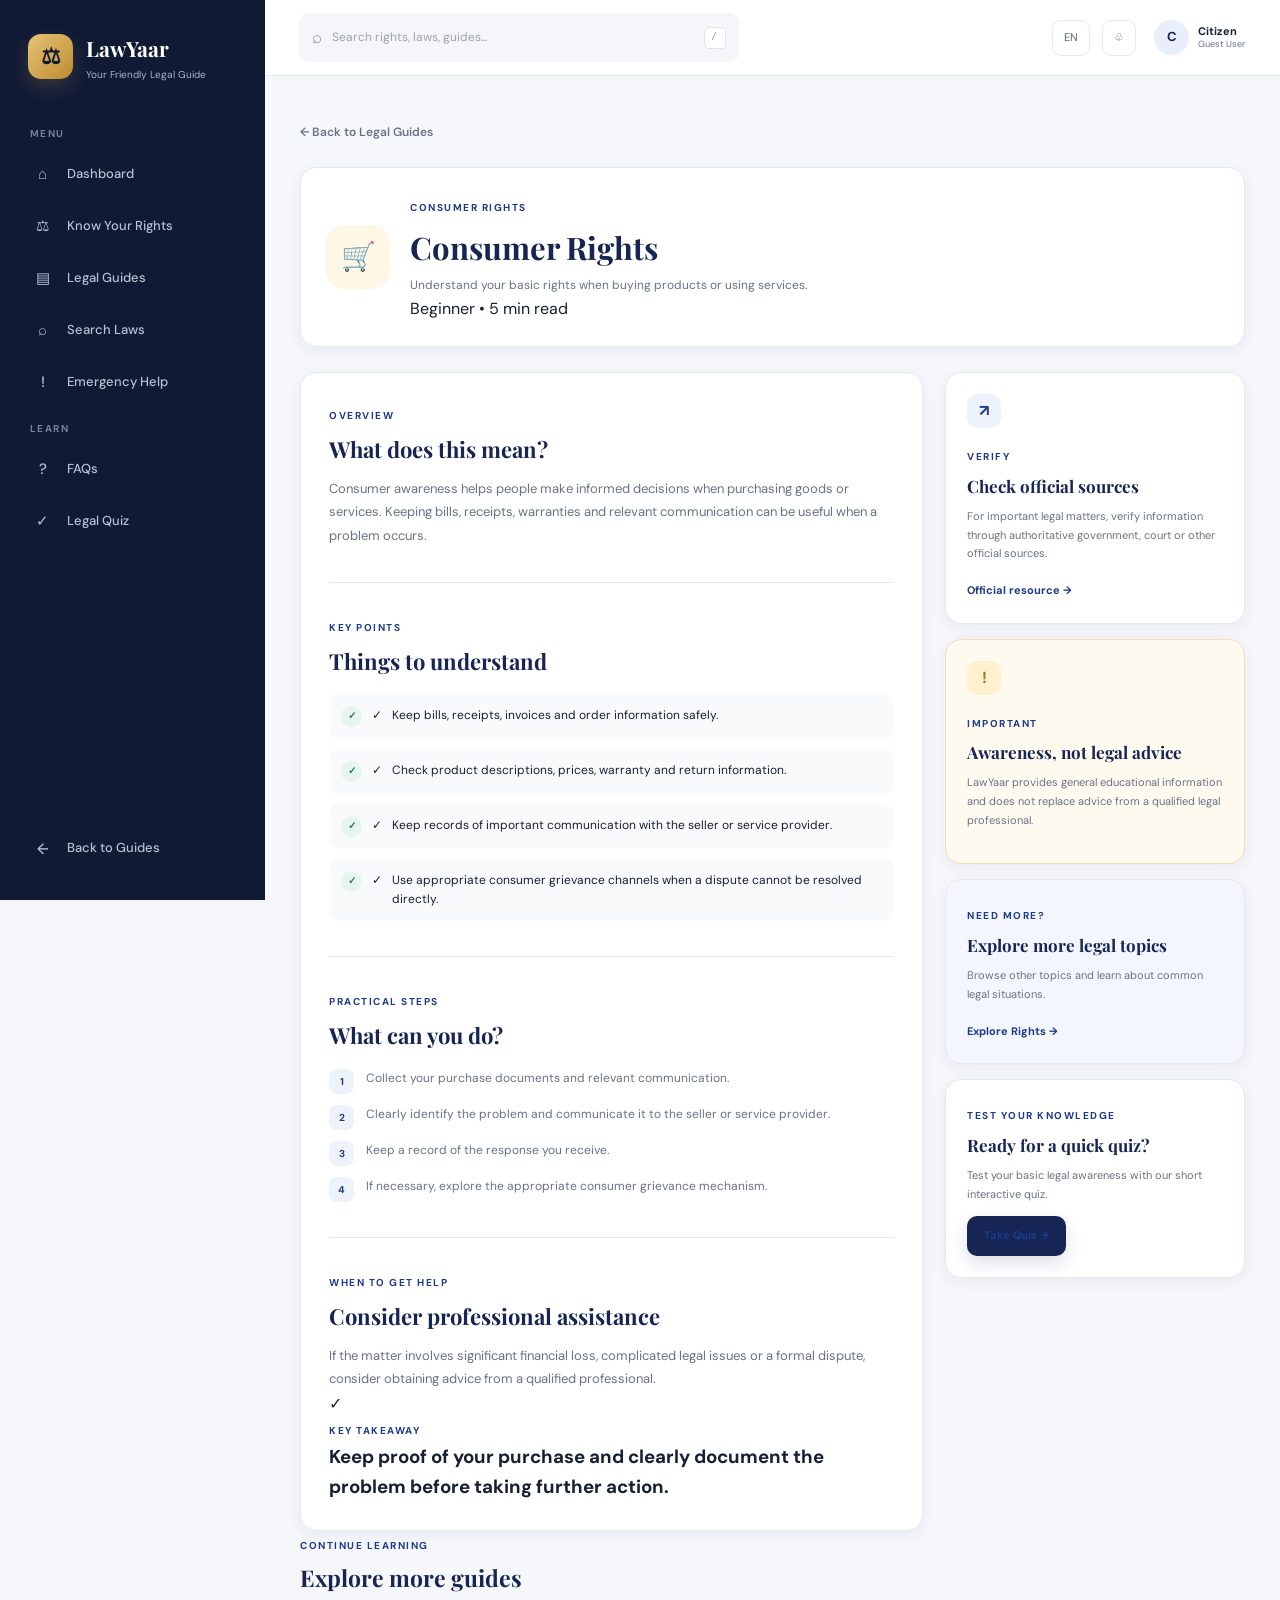
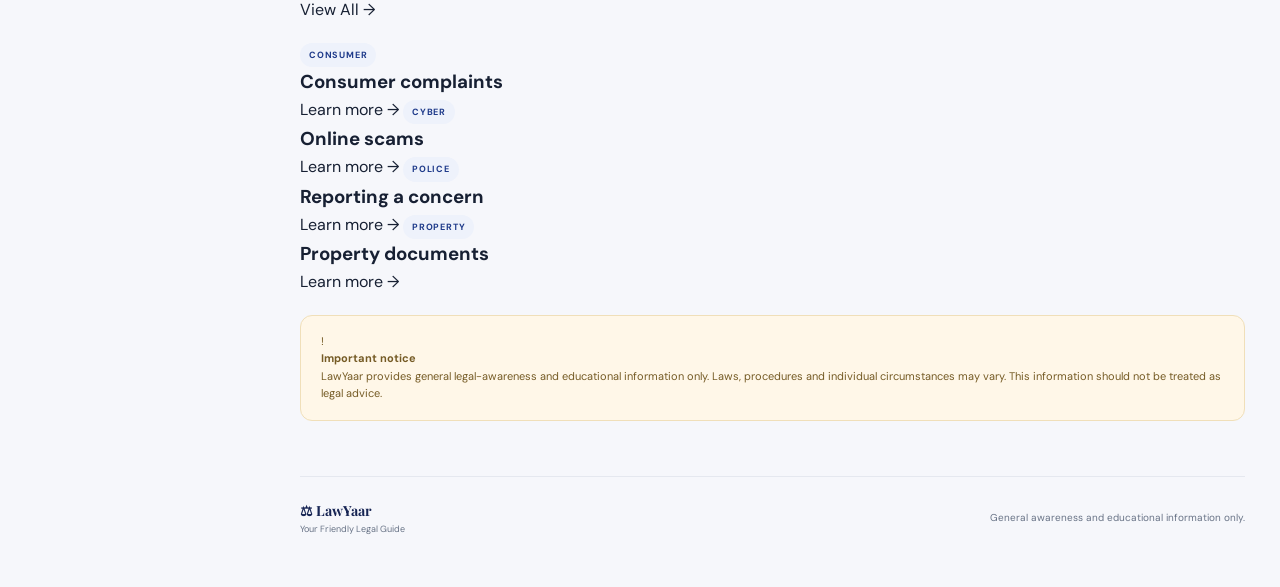
<file: right-detail.html>
<!DOCTYPE html>
<html lang="en">

<head>
    <meta charset="UTF-8">
    <meta name="viewport" content="width=device-width, initial-scale=1.0">

    <meta name="description"
        content="LawYaar - Simple legal awareness information for citizens.">

    <title>Legal Topic | LawYaar</title>

    <link rel="stylesheet" href="css/style.css">
</head>

<body>

<div class="app">

    <!-- ================= SIDEBAR ================= -->

    <aside class="sidebar">

        <div class="brand">

            <div class="brand-mark">⚖</div>

            <div>
                <div class="brand-name">LawYaar</div>

                <div class="brand-subtitle">
                    Your Friendly Legal Guide
                </div>
            </div>

        </div>


        <div class="nav-label">
            MENU
        </div>


        <nav class="sidebar-nav">

            <a href="index.html" class="nav-item">
                <span class="nav-icon">⌂</span>
                <span>Dashboard</span>
            </a>

            <a href="rights.html" class="nav-item">
                <span class="nav-icon">⚖</span>
                <span>Know Your Rights</span>
            </a>

            <a href="guides.html" class="nav-item">
                <span class="nav-icon">▤</span>
                <span>Legal Guides</span>
            </a>

            <a href="rights.html" class="nav-item">
                <span class="nav-icon">⌕</span>
                <span>Search Laws</span>
            </a>

            <a href="emergency.html" class="nav-item">
                <span class="nav-icon">!</span>
                <span>Emergency Help</span>
            </a>

        </nav>


        <div class="nav-label">
            LEARN
        </div>


        <nav class="sidebar-nav">

            <a href="faq.html" class="nav-item">
                <span class="nav-icon">?</span>
                <span>FAQs</span>
            </a>

            <a href="quiz.html" class="nav-item">
                <span class="nav-icon">✓</span>
                <span>Legal Quiz</span>
            </a>

        </nav>


        <div class="sidebar-bottom">

            <a href="guides.html" class="nav-item">
                <span class="nav-icon">←</span>
                <span>Back to Guides</span>
            </a>

        </div>

    </aside>



    <!-- ================= MAIN ================= -->

    <main class="main">


        <!-- TOPBAR -->

        <header class="topbar">

            <div class="mobile-brand">
                ⚖ LawYaar
            </div>


            <div class="top-search">

                <span>⌕</span>

                <input
                    type="text"
                    placeholder="Search rights, laws, guides..."
                    aria-label="Search"
                >

                <kbd>/</kbd>

            </div>


            <div class="topbar-actions">

                <button class="language-btn">
                    EN
                </button>

                <button class="icon-btn">
                    ♧
                </button>


                <div class="user-profile">

                    <div class="user-avatar">
                        C
                    </div>

                    <div class="user-details">

                        <strong>Citizen</strong>

                        <span>Guest User</span>

                    </div>

                </div>

            </div>

        </header>



        <!-- ================= PAGE ================= -->

        <div class="page">


            <!-- BACK -->

            <a
                href="guides.html"
                class="back-link"
            >
                ← Back to Legal Guides
            </a>



            <!-- ================= DETAIL HERO ================= -->

            <section class="detail-header">

                <div
                    class="detail-symbol"
                    id="detailIcon"
                >
                    ⚖
                </div>


                <div class="detail-heading-content">

                    <span
                        class="eyebrow"
                        id="detailCategory"
                    >
                        LEGAL TOPIC
                    </span>


                    <h1 id="detailTitle">
                        Legal Topic
                    </h1>


                    <p id="detailSubtitle">
                        General legal awareness information
                    </p>


                    <div class="detail-meta">

                        <span id="detailLevel">
                            Beginner
                        </span>

                        <span>
                            •
                        </span>

                        <span id="detailReadTime">
                            5 min read
                        </span>

                    </div>

                </div>

            </section>



            <!-- ================= CONTENT GRID ================= -->

            <div class="detail-grid">


                <!-- LEFT CONTENT -->

                <article class="detail-content">


                    <!-- OVERVIEW -->

                    <section class="detail-section">

                        <span class="eyebrow">
                            OVERVIEW
                        </span>


                        <h2>
                            What does this mean?
                        </h2>


                        <p id="detailOverview">
                            Information about this legal topic
                            will appear here.
                        </p>

                    </section>



                    <!-- KEY POINTS -->

                    <section class="detail-section">

                        <span class="eyebrow">
                            KEY POINTS
                        </span>


                        <h2>
                            Things to understand
                        </h2>


                        <div
                            class="point-list"
                            id="detailPoints"
                        >
                        </div>

                    </section>



                    <!-- PRACTICAL STEPS -->

                    <section class="detail-section">

                        <span class="eyebrow">
                            PRACTICAL STEPS
                        </span>


                        <h2>
                            What can you do?
                        </h2>


                        <ol
                            class="step-list"
                            id="detailSteps"
                        >
                        </ol>

                    </section>



                    <!-- WHEN TO SEEK HELP -->

                    <section class="detail-section">

                        <span class="eyebrow">
                            WHEN TO GET HELP
                        </span>


                        <h2>
                            Consider professional assistance
                        </h2>


                        <p id="detailHelp">
                            If the matter is serious, complicated
                            or time-sensitive, consider speaking
                            with a qualified legal professional.
                        </p>

                    </section>



                    <!-- TAKEAWAY -->

                    <section class="takeaway-card">

                        <div class="takeaway-icon">
                            ✓
                        </div>


                        <div>

                            <span class="eyebrow">
                                KEY TAKEAWAY
                            </span>


                            <h3 id="detailTakeaway">
                                Stay informed and keep relevant
                                information organized.
                            </h3>

                        </div>

                    </section>

                </article>



                <!-- ================= RIGHT COLUMN ================= -->

                <aside class="detail-aside">


                    <!-- VERIFY -->

                    <div class="aside-card source-card">

                        <div class="aside-icon">
                            ↗
                        </div>


                        <span class="eyebrow">
                            VERIFY
                        </span>


                        <h3>
                            Check official sources
                        </h3>


                        <p>
                            For important legal matters,
                            verify information through
                            authoritative government,
                            court or other official sources.
                        </p>


                        <a
                            href="https://www.india.gov.in/"
                            id="sourceLink"
                            target="_blank"
                            rel="noopener noreferrer"
                        >
                            Official resource →
                        </a>

                    </div>



                    <!-- IMPORTANT -->

                    <div class="aside-card warning-card">

                        <div class="aside-icon">
                            !
                        </div>


                        <span class="eyebrow">
                            IMPORTANT
                        </span>


                        <h3>
                            Awareness, not legal advice
                        </h3>


                        <p>
                            LawYaar provides general educational
                            information and does not replace advice
                            from a qualified legal professional.
                        </p>

                    </div>



                    <!-- HELP -->

                    <div class="aside-card help-card">

                        <span class="eyebrow">
                            NEED MORE?
                        </span>


                        <h3>
                            Explore more legal topics
                        </h3>


                        <p>
                            Browse other topics and learn about
                            common legal situations.
                        </p>


                        <a href="rights.html">
                            Explore Rights →
                        </a>

                    </div>



                    <!-- QUIZ CTA -->

                    <div class="aside-card quiz-aside-card">

                        <span class="eyebrow">
                            TEST YOUR KNOWLEDGE
                        </span>


                        <h3>
                            Ready for a quick quiz?
                        </h3>


                        <p>
                            Test your basic legal awareness
                            with our short interactive quiz.
                        </p>


                        <a
                            href="quiz.html"
                            class="btn btn-primary"
                        >
                            Take Quiz →
                        </a>

                    </div>

                </aside>

            </div>



            <!-- ================= RELATED GUIDES ================= -->

            <section class="related-section">

                <div class="section-header">

                    <div>

                        <span class="eyebrow">
                            CONTINUE LEARNING
                        </span>


                        <h2>
                            Explore more guides
                        </h2>

                    </div>


                    <a
                        href="guides.html"
                        class="text-link"
                    >
                        View All →
                    </a>

                </div>


                <div class="related-grid">


                    <a
                        href="right-detail.html?topic=consumer"
                        class="related-card"
                    >

                        <span class="topic-tag">
                            CONSUMER
                        </span>

                        <h3>
                            Consumer complaints
                        </h3>

                        <span>
                            Learn more →
                        </span>

                    </a>



                    <a
                        href="right-detail.html?topic=cyber"
                        class="related-card"
                    >

                        <span class="topic-tag">
                            CYBER
                        </span>

                        <h3>
                            Online scams
                        </h3>

                        <span>
                            Learn more →
                        </span>

                    </a>



                    <a
                        href="right-detail.html?topic=police"
                        class="related-card"
                    >

                        <span class="topic-tag">
                            POLICE
                        </span>

                        <h3>
                            Reporting a concern
                        </h3>

                        <span>
                            Learn more →
                        </span>

                    </a>



                    <a
                        href="right-detail.html?topic=property"
                        class="related-card"
                    >

                        <span class="topic-tag">
                            PROPERTY
                        </span>

                        <h3>
                            Property documents
                        </h3>

                        <span>
                            Learn more →
                        </span>

                    </a>

                </div>

            </section>



            <!-- ================= DISCLAIMER ================= -->

            <section class="warning-panel">

                <div class="warning-icon">
                    !
                </div>


                <div>

                    <strong>
                        Important notice
                    </strong>


                    <p>
                        LawYaar provides general legal-awareness
                        and educational information only. Laws,
                        procedures and individual circumstances
                        may vary. This information should not be
                        treated as legal advice.
                    </p>

                </div>

            </section>



            <!-- ================= FOOTER ================= -->

            <footer class="footer">

                <div>

                    <strong>
                        ⚖ LawYaar
                    </strong>

                    <span>
                        Your Friendly Legal Guide
                    </span>

                </div>


                <p>
                    General awareness and educational
                    information only.
                </p>

            </footer>

        </div>

    </main>

</div>



<!-- =====================================================
     RIGHT DETAIL DATA + FUNCTIONALITY
===================================================== -->

<script>

document.addEventListener("DOMContentLoaded", function () {


    /* ============================================
       LEGAL TOPIC DATA
    ============================================ */

    const topics = {

        consumer: {

            icon: "🛒",

            category: "CONSUMER AWARENESS",

            title:
                "What to do when you have a consumer complaint",

            subtitle:
                "A simple guide to understanding and documenting consumer-related concerns.",

            level:
                "Beginner",

            readTime:
                "5 min read",

            overview:
                "A consumer complaint may arise when a product or service does not meet expected standards, when information provided by a seller appears misleading, or when there is a problem with a purchase. Start by clearly recording what happened and keeping relevant purchase-related information.",

            points: [
                "Keep your bill, invoice, receipt or order details safely.",
                "Record important communication with the seller or service provider.",
                "Clearly identify the product, service and issue involved.",
                "Keep photographs, screenshots or other relevant records when appropriate.",
                "Check the applicable consumer-protection information from an official source."
            ],

            steps: [
                "Write down what happened and when it happened.",
                "Collect receipts, invoices, order IDs and relevant communication.",
                "Contact the seller or service provider and clearly explain the concern.",
                "Keep a record of the response or resolution offered.",
                "If the issue remains unresolved, explore the appropriate consumer-support or complaint mechanism."
            ],

            help:
                "If the matter involves significant financial loss, complicated legal issues or a formal dispute, consider obtaining advice from a qualified professional.",

            takeaway:
                "Keep proof of your purchase and clearly document the problem before taking further action.",

            source:
                "https://www.india.gov.in/"

        },


        cyber: {

            icon: "🔐",

            category: "CYBER AWARENESS",

            title:
                "What to do after an online scam",

            subtitle:
                "General awareness steps for documenting and responding to an online incident.",

            level:
                "Beginner",

            readTime:
                "5 min read",

            overview:
                "Online scams can involve fraudulent messages, websites, calls, payment requests or attempts to obtain personal information. If you experience a suspected scam, focus first on protecting your accounts and preserving relevant information about the incident.",

            points: [
                "Do not share OTPs, passwords, PINs or other sensitive credentials.",
                "Keep screenshots of suspicious messages, profiles, websites or transactions.",
                "Record relevant transaction details if money was involved.",
                "Secure affected accounts and change credentials where appropriate.",
                "Use official reporting or support channels for the incident."
            ],

            steps: [
                "Stop communicating with the suspected scammer if it is safe to do so.",
                "Preserve messages, screenshots, transaction records and other relevant information.",
                "Contact the relevant bank, payment provider or platform when appropriate.",
                "Secure your accounts and review recent account activity.",
                "Use the appropriate official cybercrime reporting or support channel."
            ],

            help:
                "If money has been lost, personal information has been compromised or the situation involves threats or serious harm, seek appropriate official and professional assistance promptly.",

            takeaway:
                "Preserve evidence, secure your accounts and use official reporting channels.",

            source:
                "https://www.cybercrime.gov.in/"

        },


        police: {

            icon: "🛡",

            category: "POLICE & REPORTING",

            title:
                "Preparing to report a concern",

            subtitle:
                "A practical awareness guide for preparing information before contacting an appropriate authority.",

            level:
                "Beginner",

            readTime:
                "4 min read",

            overview:
                "When reporting a concern, clear and organized information can make communication easier. The exact procedure can vary depending on the nature of the matter and the relevant authority.",

            points: [
                "Write down the basic facts of the incident.",
                "Record the date, time and location when relevant.",
                "Keep names, contact details and other identifying information that may be relevant.",
                "Preserve documents, photographs, messages or other supporting material.",
                "Use the appropriate official authority or reporting channel."
            ],

            steps: [
                "Write a short factual summary of what happened.",
                "Collect relevant documents and supporting information.",
                "Organize the information chronologically where possible.",
                "Contact the appropriate authority or reporting channel.",
                "Keep a record of any reference number or acknowledgement provided."
            ],

            help:
                "For serious matters, complex disputes or situations involving immediate danger, seek appropriate official assistance and consider qualified legal guidance.",

            takeaway:
                "Clear facts and organized supporting information can make reporting easier.",

            source:
                "https://www.india.gov.in/"

        },


        property: {

            icon: "🏠",

            category: "PROPERTY AWARENESS",

            title:
                "Property documents basics",

            subtitle:
                "A beginner-friendly introduction to organizing important property-related documents.",

            level:
                "Beginner",

            readTime:
                "6 min read",

            overview:
                "Property transactions can involve multiple documents, records and formal procedures. Keeping relevant documents organized can make it easier to review information and seek appropriate professional assistance when needed.",

            points: [
                "Keep copies of important property-related documents securely.",
                "Organize documents according to the property and transaction.",
                "Check names, dates and other important details for consistency.",
                "Avoid sharing sensitive documents publicly.",
                "Verify important property information through appropriate official records."
            ],

            steps: [
                "Create a secure folder for important property documents.",
                "Keep both physical and secure digital copies where appropriate.",
                "Organize documents by property and transaction.",
                "Review important details and note any apparent inconsistencies.",
                "Seek qualified professional assistance before important property decisions."
            ],

            help:
                "Property matters can involve significant financial and legal consequences. Consider professional legal or property-related advice before signing important documents or making major decisions.",

            takeaway:
                "Keep property records organized, secure and carefully verified.",

            source:
                "https://www.india.gov.in/"

        }

    };



    /* ============================================
       GET TOPIC FROM URL
    ============================================ */

    const params =
        new URLSearchParams(
            window.location.search
        );


    const topicName =
        params.get("topic") || "consumer";


    const topic =
        topics[topicName] || topics.consumer;



    /* ============================================
       UPDATE PAGE
    ============================================ */

    document.getElementById("detailIcon")
        .textContent = topic.icon;


    document.getElementById("detailCategory")
        .textContent = topic.category;


    document.getElementById("detailTitle")
        .textContent = topic.title;


    document.getElementById("detailSubtitle")
        .textContent = topic.subtitle;


    document.getElementById("detailLevel")
        .textContent = topic.level;


    document.getElementById("detailReadTime")
        .textContent = topic.readTime;


    document.getElementById("detailOverview")
        .textContent = topic.overview;



    /* ============================================
       KEY POINTS
    ============================================ */

    const pointsContainer =
        document.getElementById(
            "detailPoints"
        );


    pointsContainer.innerHTML = "";


    topic.points.forEach(
        function (point, index) {

            const item =
                document.createElement("div");


            item.className =
                "point-item";


            item.innerHTML = `

                <div class="point-number">
                    ${String(index + 1).padStart(2, "0")}
                </div>

                <p>
                    ${point}
                </p>

            `;


            pointsContainer.appendChild(item);

        }
    );



    /* ============================================
       PRACTICAL STEPS
    ============================================ */

    const stepsContainer =
        document.getElementById(
            "detailSteps"
        );


    stepsContainer.innerHTML = "";


    topic.steps.forEach(
        function (step) {

            const item =
                document.createElement("li");


            item.textContent =
                step;


            stepsContainer.appendChild(item);

        }
    );



    /* ============================================
       PROFESSIONAL HELP
    ============================================ */

    document.getElementById("detailHelp")
        .textContent = topic.help;



    /* ============================================
       TAKEAWAY
    ============================================ */

    document.getElementById("detailTakeaway")
        .textContent = topic.takeaway;



    /* ============================================
       SOURCE LINK
    ============================================ */

    document.getElementById("sourceLink")
        .href = topic.source;



    /* ============================================
       PAGE TITLE
    ============================================ */

    document.title =
        topic.title + " | LawYaar";

});

</script>



<script src="js/app.js"></script>

</body>
</html>
</file>
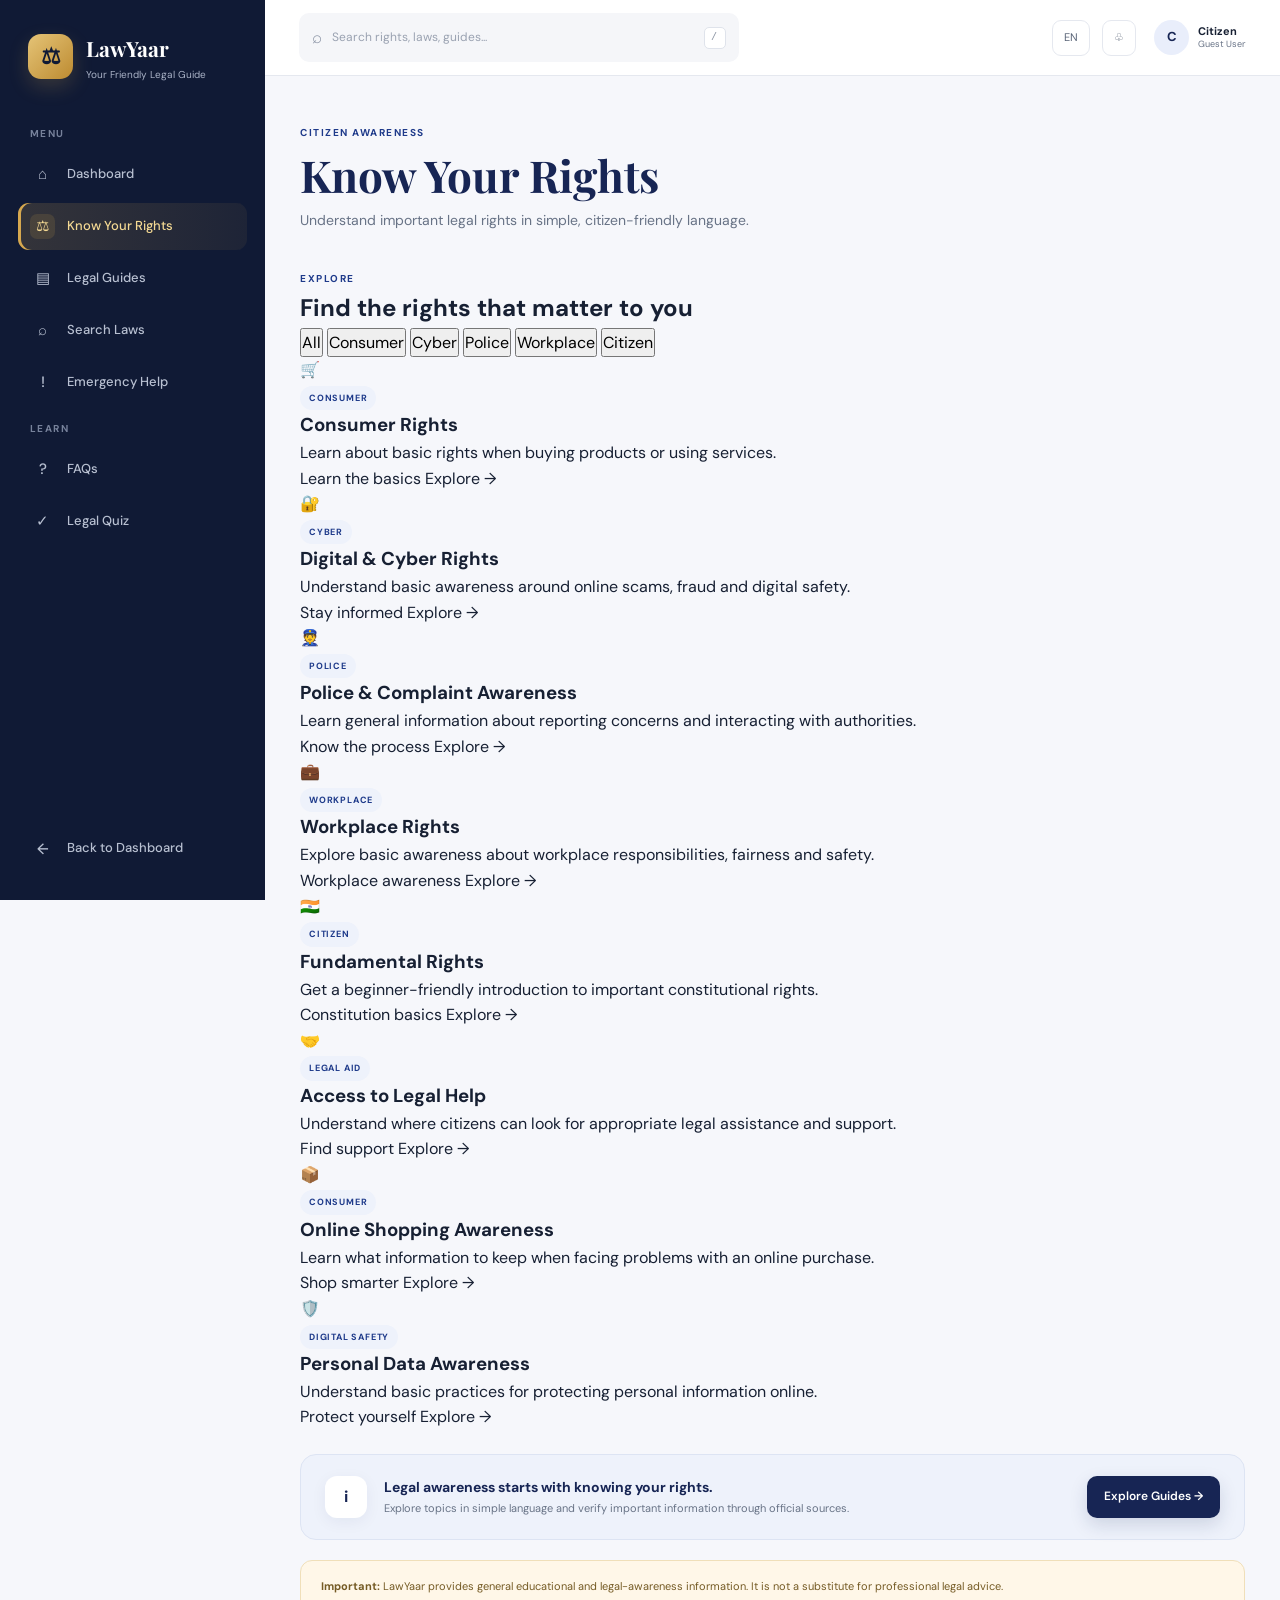
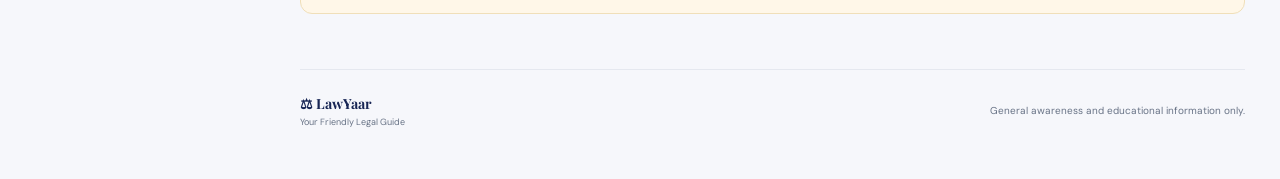
<file: rights.html>
<!DOCTYPE html>
<html lang="en">

<head>
    <meta charset="UTF-8">
    <meta name="viewport" content="width=device-width, initial-scale=1.0">

    <meta name="description"
        content="LawYaar - Know Your Rights and understand legal rights in simple language">

    <title>Know Your Rights | LawYaar</title>

    <link rel="stylesheet" href="css/style.css">
</head>

<body>

<div class="app">

    <!-- ================= SIDEBAR ================= -->

    <aside class="sidebar">

        <div class="brand">

            <div class="brand-mark">⚖</div>

            <div>
                <div class="brand-name">LawYaar</div>

                <div class="brand-subtitle">
                    Your Friendly Legal Guide
                </div>
            </div>

        </div>


        <div class="nav-label">
            MENU
        </div>


        <nav class="sidebar-nav">

            <a href="index.html" class="nav-item">

                <span class="nav-icon">⌂</span>

                <span>Dashboard</span>

            </a>


            <a href="rights.html" class="nav-item active">

                <span class="nav-icon">⚖</span>

                <span>Know Your Rights</span>

            </a>


            <a href="guides.html" class="nav-item">

                <span class="nav-icon">▤</span>

                <span>Legal Guides</span>

            </a>


            <a href="rights.html" class="nav-item">

                <span class="nav-icon">⌕</span>

                <span>Search Laws</span>

            </a>


            <a href="emergency.html" class="nav-item">

                <span class="nav-icon">!</span>

                <span>Emergency Help</span>

            </a>

        </nav>


        <div class="nav-label">
            LEARN
        </div>


        <nav class="sidebar-nav">

            <a href="faq.html" class="nav-item">

                <span class="nav-icon">?</span>

                <span>FAQs</span>

            </a>


            <a href="quiz.html" class="nav-item">

                <span class="nav-icon">✓</span>

                <span>Legal Quiz</span>

            </a>

        </nav>


        <div class="sidebar-bottom">

            <a href="index.html" class="nav-item">

                <span class="nav-icon">←</span>

                <span>Back to Dashboard</span>

            </a>

        </div>

    </aside>


    <!-- ================= MAIN ================= -->

    <main class="main">


        <!-- TOPBAR -->

        <header class="topbar">

            <div class="mobile-brand">
                ⚖ LawYaar
            </div>


            <div class="top-search">

                <span>⌕</span>

                <input
                    type="text"
                    id="globalSearch"
                    placeholder="Search rights, laws, guides..."
                    autocomplete="off"
                >

                <kbd>/</kbd>

            </div>


            <div class="topbar-actions">

                <button class="language-btn">
                    EN
                </button>


                <button class="icon-btn">
                    ♧
                </button>


                <div class="user-profile">

                    <div class="user-avatar">
                        C
                    </div>

                    <div class="user-details">

                        <strong>Citizen</strong>

                        <span>Guest User</span>

                    </div>

                </div>

            </div>

        </header>



        <!-- ================= PAGE ================= -->

        <div class="page">


            <!-- PAGE HEADING -->

            <div class="page-heading">

                <span class="eyebrow">
                    CITIZEN AWARENESS
                </span>

                <h1>
                    Know Your Rights
                </h1>

                <p>
                    Understand important legal rights in simple,
                    citizen-friendly language.
                </p>

            </div>



            <!-- ================= SEARCH / FILTER ================= -->

            <section class="rights-toolbar">

                <div>

                    <span class="eyebrow">
                        EXPLORE
                    </span>

                    <h2>
                        Find the rights that matter to you
                    </h2>

                </div>


                <div class="category-filters">

                    <button
                        class="filter-btn active"
                        data-category="all">

                        All

                    </button>


                    <button
                        class="filter-btn"
                        data-category="consumer">

                        Consumer

                    </button>


                    <button
                        class="filter-btn"
                        data-category="cyber">

                        Cyber

                    </button>


                    <button
                        class="filter-btn"
                        data-category="police">

                        Police

                    </button>


                    <button
                        class="filter-btn"
                        data-category="work">

                        Workplace

                    </button>


                    <button
                        class="filter-btn"
                        data-category="citizen">

                        Citizen

                    </button>

                </div>

            </section>



            <!-- ================= RIGHTS GRID ================= -->

            <section class="rights-grid" id="rightsGrid">


                <!-- CARD 01 -->

                <article
                    class="right-card"
                    data-category="consumer"
                    data-search="consumer complaint consumer rights refund product">

                    <div class="right-card-top">

                        <div class="right-icon">
                            🛒
                        </div>

                        <span class="topic-tag">
                            CONSUMER
                        </span>

                    </div>


                    <h3>
                        Consumer Rights
                    </h3>


                    <p>
                        Learn about basic rights when buying
                        products or using services.
                    </p>


                    <div class="card-footer">

                        <span>
                            Learn the basics
                        </span>

                        <a href="right-detail.html?topic=consumer">
                            Explore →
                        </a>

                    </div>

                </article>



                <!-- CARD 02 -->

                <article
                    class="right-card"
                    data-category="cyber"
                    data-search="cyber crime online scam digital fraud cyber rights">

                    <div class="right-card-top">

                        <div class="right-icon">
                            🔐
                        </div>

                        <span class="topic-tag">
                            CYBER
                        </span>

                    </div>


                    <h3>
                        Digital & Cyber Rights
                    </h3>


                    <p>
                        Understand basic awareness around
                        online scams, fraud and digital safety.
                    </p>


                    <div class="card-footer">

                        <span>
                            Stay informed
                        </span>

                        <a href="right-detail.html?topic=cyber">
                            Explore →
                        </a>

                    </div>

                </article>



                <!-- CARD 03 -->

                <article
                    class="right-card"
                    data-category="police"
                    data-search="police complaint FIR police rights citizen">

                    <div class="right-card-top">

                        <div class="right-icon">
                            👮
                        </div>

                        <span class="topic-tag">
                            POLICE
                        </span>

                    </div>


                    <h3>
                        Police & Complaint Awareness
                    </h3>


                    <p>
                        Learn general information about reporting
                        concerns and interacting with authorities.
                    </p>


                    <div class="card-footer">

                        <span>
                            Know the process
                        </span>

                        <a href="right-detail.html?topic=police">
                            Explore →
                        </a>

                    </div>

                </article>



                <!-- CARD 04 -->

                <article
                    class="right-card"
                    data-category="work"
                    data-search="workplace employee rights salary harassment employment">

                    <div class="right-card-top">

                        <div class="right-icon">
                            💼
                        </div>

                        <span class="topic-tag">
                            WORKPLACE
                        </span>

                    </div>


                    <h3>
                        Workplace Rights
                    </h3>


                    <p>
                        Explore basic awareness about workplace
                        responsibilities, fairness and safety.
                    </p>


                    <div class="card-footer">

                        <span>
                            Workplace awareness
                        </span>

                        <a href="right-detail.html?topic=workplace">
                            Explore →
                        </a>

                    </div>

                </article>



                <!-- CARD 05 -->

                <article
                    class="right-card"
                    data-category="citizen"
                    data-search="citizen fundamental rights constitution equality freedom">

                    <div class="right-card-top">

                        <div class="right-icon">
                            🇮🇳
                        </div>

                        <span class="topic-tag">
                            CITIZEN
                        </span>

                    </div>


                    <h3>
                        Fundamental Rights
                    </h3>


                    <p>
                        Get a beginner-friendly introduction to
                        important constitutional rights.
                    </p>


                    <div class="card-footer">

                        <span>
                            Constitution basics
                        </span>

                        <a href="right-detail.html?topic=fundamental">
                            Explore →
                        </a>

                    </div>

                </article>



                <!-- CARD 06 -->

                <article
                    class="right-card"
                    data-category="citizen"
                    data-search="legal aid free legal help citizen assistance">

                    <div class="right-card-top">

                        <div class="right-icon">
                            🤝
                        </div>

                        <span class="topic-tag">
                            LEGAL AID
                        </span>

                    </div>


                    <h3>
                        Access to Legal Help
                    </h3>


                    <p>
                        Understand where citizens can look for
                        appropriate legal assistance and support.
                    </p>


                    <div class="card-footer">

                        <span>
                            Find support
                        </span>

                        <a href="right-detail.html?topic=legalaid">
                            Explore →
                        </a>

                    </div>

                </article>



                <!-- CARD 07 -->

                <article
                    class="right-card"
                    data-category="consumer"
                    data-search="online shopping refund replacement defective product">

                    <div class="right-card-top">

                        <div class="right-icon">
                            📦
                        </div>

                        <span class="topic-tag">
                            CONSUMER
                        </span>

                    </div>


                    <h3>
                        Online Shopping Awareness
                    </h3>


                    <p>
                        Learn what information to keep when facing
                        problems with an online purchase.
                    </p>


                    <div class="card-footer">

                        <span>
                            Shop smarter
                        </span>

                        <a href="right-detail.html?topic=online-shopping">
                            Explore →
                        </a>

                    </div>

                </article>



                <!-- CARD 08 -->

                <article
                    class="right-card"
                    data-category="cyber"
                    data-search="privacy data personal information internet safety">

                    <div class="right-card-top">

                        <div class="right-icon">
                            🛡️
                        </div>

                        <span class="topic-tag">
                            DIGITAL SAFETY
                        </span>

                    </div>


                    <h3>
                        Personal Data Awareness
                    </h3>


                    <p>
                        Understand basic practices for protecting
                        personal information online.
                    </p>


                    <div class="card-footer">

                        <span>
                            Protect yourself
                        </span>

                        <a href="right-detail.html?topic=data">
                            Explore →
                        </a>

                    </div>

                </article>


            </section>



            <!-- NO RESULTS -->

            <div
                class="no-results"
                id="noResults"
                style="display:none;">

                <div class="no-results-icon">
                    ⌕
                </div>

                <h3>
                    No topics found
                </h3>

                <p>
                    Try another search term or choose
                    a different category.
                </p>

            </div>



            <!-- ================= INFO BANNER ================= -->

            <section class="info-banner">

                <div class="info-symbol">
                    i
                </div>


                <div>

                    <h3>
                        Legal awareness starts with knowing your rights.
                    </h3>

                    <p>
                        Explore topics in simple language and
                        verify important information through
                        official sources.
                    </p>

                </div>


                <a
                    href="guides.html"
                    class="btn btn-primary">

                    Explore Guides →

                </a>

            </section>



            <!-- ================= DISCLAIMER ================= -->

            <section class="warning-panel">

                <strong>
                    Important:
                </strong>

                LawYaar provides general educational and
                legal-awareness information. It is not a
                substitute for professional legal advice.

            </section>



            <!-- ================= FOOTER ================= -->

            <footer class="footer">

                <div>

                    <strong>
                        ⚖ LawYaar
                    </strong>

                    <span>
                        Your Friendly Legal Guide
                    </span>

                </div>


                <p>
                    General awareness and educational
                    information only.
                </p>

            </footer>


        </div>

    </main>

</div>


<script src="js/app.js"></script>

</body>

</html>
</file>
<file: css/style.css>
/* =========================================================
   LawYaar — Your Friendly Legal Guide
   Main Stylesheet
   ========================================================= */

@import url('https://fonts.googleapis.com/css2?family=DM+Sans:wght@400;500;600;700&family=Playfair+Display:wght@600;700&display=swap');

:root {
    --bg: #f6f7fb;
    --surface: #ffffff;
    --surface-soft: #f9fafc;

    --primary: #172554;
    --primary-2: #1e3a8a;
    --accent: #d6a84f;
    --accent-soft: #fff7e6;

    --text: #172033;
    --muted: #687386;
    --border: #e5e8ef;

    --success: #16805b;
    --danger: #c2413b;

    --sidebar-width: 265px;
    --radius: 16px;

    --shadow-sm: 0 4px 16px rgba(23, 37, 84, 0.06);
    --shadow-md: 0 12px 35px rgba(23, 37, 84, 0.09);
}

/* =========================================================
   RESET
   ========================================================= */

* {
    margin: 0;
    padding: 0;
    box-sizing: border-box;
}

html {
    scroll-behavior: smooth;
}

body {
    font-family: "DM Sans", sans-serif;
    background: var(--bg);
    color: var(--text);
    line-height: 1.6;
}

button,
input {
    font: inherit;
}

button {
    cursor: pointer;
}

a {
    color: inherit;
    text-decoration: none;
}

/* =========================================================
   APP LAYOUT
   ========================================================= */

.app {
    min-height: 100vh;
    display: flex;
}

/* =========================================================
   SIDEBAR
   ========================================================= */

.sidebar {
    position: fixed;
    left: 0;
    top: 0;
    bottom: 0;

    width: var(--sidebar-width);

    background: #101a35;
    color: #fff;

    padding: 28px 18px;

    display: flex;
    flex-direction: column;

    z-index: 100;

    overflow-y: auto;
}

.brand {
    display: flex;
    align-items: center;
    gap: 13px;

    padding: 4px 10px 30px;
}

.brand-mark {
    width: 45px;
    height: 45px;

    display: flex;
    align-items: center;
    justify-content: center;

    border-radius: 13px;

    background: linear-gradient(
        135deg,
        #e5c477,
        #bd8b31
    );

    color: #101a35;

    font-size: 22px;
    font-weight: 700;

    box-shadow: 0 8px 20px rgba(214, 168, 79, 0.2);
}

.brand-name {
    font-family: "Playfair Display", serif;
    font-size: 21px;
    font-weight: 700;
}

.brand-subtitle {
    margin-top: 2px;

    color: #aab3c7;

    font-size: 10px;
    line-height: 1.3;
}

/* =========================================================
   NAVIGATION
   ========================================================= */

.nav-label {
    padding: 0 12px;
    margin: 15px 0 9px;

    color: #77829b;

    font-size: 10px;
    font-weight: 700;

    letter-spacing: 1.4px;
}

.sidebar-nav {
    display: flex;
    flex-direction: column;
    gap: 5px;
}

.nav-item {
    display: flex;
    align-items: center;
    gap: 12px;

    padding: 11px 12px;

    border-radius: 11px;

    color: #b8c0d1;

    font-size: 13px;
    font-weight: 500;

    transition:
        background 0.2s ease,
        color 0.2s ease,
        transform 0.2s ease;
}

.nav-item:hover {
    background: rgba(255,255,255,0.07);
    color: #fff;

    transform: translateX(2px);
}

.nav-item.active {
    background: linear-gradient(
        90deg,
        rgba(214, 168, 79, 0.18),
        rgba(214, 168, 79, 0.07)
    );

    color: #f4d993;

    box-shadow: inset 3px 0 0 var(--accent);
}

.nav-icon {
    width: 25px;
    height: 25px;

    display: flex;
    align-items: center;
    justify-content: center;

    border-radius: 7px;

    font-size: 15px;
}

.nav-item.active .nav-icon {
    background: rgba(214, 168, 79, 0.14);
}

.sidebar-bottom {
    margin-top: auto;
}

/* =========================================================
   MAIN
   ========================================================= */

.main {
    width: calc(100% - var(--sidebar-width));
    margin-left: var(--sidebar-width);

    min-height: 100vh;
}

/* =========================================================
   TOPBAR
   ========================================================= */

.topbar {
    height: 76px;

    background: rgba(255,255,255,0.94);

    border-bottom: 1px solid var(--border);

    display: flex;
    align-items: center;

    padding: 0 34px;

    position: sticky;
    top: 0;

    z-index: 50;

    backdrop-filter: blur(15px);
}

.mobile-brand {
    display: none;
}

.top-search {
    width: min(440px, 50%);

    display: flex;
    align-items: center;

    gap: 10px;

    background: #f5f6f9;

    border: 1px solid transparent;

    border-radius: 10px;

    padding: 10px 12px;

    color: #8b94a5;

    transition: 0.2s;
}

.top-search:focus-within {
    background: #fff;
    border-color: #ccd4e3;

    box-shadow: 0 0 0 4px rgba(30, 58, 138, 0.05);
}

.top-search span {
    font-size: 17px;
}

.top-search input {
    width: 100%;

    border: 0;
    outline: 0;

    background: transparent;

    color: var(--text);

    font-size: 12px;
}

.top-search input::placeholder {
    color: #9aa2b1;
}

.top-search kbd {
    min-width: 22px;

    padding: 2px 6px;

    border: 1px solid #dfe3eb;
    border-radius: 5px;

    background: #fff;

    font-size: 10px;

    color: #8992a1;
}

.topbar-actions {
    margin-left: auto;

    display: flex;
    align-items: center;

    gap: 12px;
}

.language-btn,
.icon-btn {
    border: 1px solid var(--border);

    background: #fff;

    border-radius: 9px;

    height: 36px;

    padding: 0 11px;

    color: #596477;

    font-size: 11px;

    transition: 0.2s;
}

.language-btn:hover,
.icon-btn:hover {
    border-color: #cbd3e1;
    background: #f9fafc;
}

.user-profile {
    display: flex;
    align-items: center;

    gap: 9px;

    padding-left: 6px;
}

.user-avatar {
    width: 35px;
    height: 35px;

    display: flex;
    align-items: center;
    justify-content: center;

    border-radius: 50%;

    background: #e9eefb;

    color: var(--primary);

    font-size: 13px;
    font-weight: 700;
}

.user-details {
    display: flex;
    flex-direction: column;

    line-height: 1.25;
}

.user-details strong {
    font-size: 11px;
}

.user-details span {
    color: var(--muted);

    font-size: 9px;
}

/* =========================================================
   PAGE
   ========================================================= */

.page {
    width: min(1180px, calc(100% - 70px));

    margin: 0 auto;

    padding: 42px 0 50px;
}

.page-heading {
    margin-bottom: 32px;
}

.page-heading h1 {
    margin-top: 6px;

    font-family: "Playfair Display", serif;

    color: var(--primary);

    font-size: clamp(30px, 4vw, 44px);

    line-height: 1.15;
}

.page-heading p {
    max-width: 650px;

    margin-top: 9px;

    color: var(--muted);

    font-size: 14px;
}

/* =========================================================
   TYPOGRAPHY
   ========================================================= */

.eyebrow {
    display: inline-block;

    color: var(--primary-2);

    font-size: 10px;
    font-weight: 700;

    letter-spacing: 1.5px;
}

.eyebrow.light {
    color: #e5c477;
}

.topic-tag {
    display: inline-flex;
    align-items: center;

    padding: 5px 9px;

    border-radius: 100px;

    background: #eef2fb;

    color: var(--primary-2);

    font-size: 9px;
    font-weight: 700;

    letter-spacing: 0.8px;
}

/* =========================================================
   BUTTONS
   ========================================================= */

.btn {
    display: inline-flex;
    align-items: center;
    justify-content: center;

    gap: 8px;

    border: 0;

    border-radius: 10px;

    padding: 11px 17px;

    font-size: 12px;
    font-weight: 600;

    transition:
        transform 0.2s,
        box-shadow 0.2s,
        background 0.2s;
}

.btn-primary {
    background: var(--primary);

    color: #fff;

    box-shadow: 0 7px 18px rgba(23,37,84,0.15);
}

.btn-primary:hover {
    background: var(--primary-2);

    transform: translateY(-2px);

    box-shadow: 0 10px 24px rgba(23,37,84,0.2);
}

/* =========================================================
   CARDS
   ========================================================= */

.guide-grid {
    display: grid;

    grid-template-columns: repeat(2, 1fr);

    gap: 18px;
}

.guide-card {
    position: relative;

    background: var(--surface);

    border: 1px solid var(--border);

    border-radius: var(--radius);

    padding: 25px;

    box-shadow: var(--shadow-sm);

    overflow: hidden;

    transition:
        transform 0.25s,
        box-shadow 0.25s,
        border-color 0.25s;
}

.guide-card::after {
    content: "";

    position: absolute;

    width: 100px;
    height: 100px;

    right: -45px;
    bottom: -45px;

    border-radius: 50%;

    background: rgba(214,168,79,0.07);
}

.guide-card:hover {
    transform: translateY(-5px);

    border-color: #d9dee8;

    box-shadow: var(--shadow-md);
}

.guide-number {
    margin-bottom: 18px;

    color: #c2c8d4;

    font-size: 12px;
    font-weight: 700;
}

.guide-card h3 {
    margin-top: 14px;

    max-width: 450px;

    color: var(--primary);

    font-family: "Playfair Display", serif;

    font-size: 20px;

    line-height: 1.35;
}

.guide-card p {
    margin: 9px 0 18px;

    color: var(--muted);

    font-size: 12px;

    line-height: 1.7;
}

.guide-card > a {
    color: var(--primary-2);

    font-size: 11px;
    font-weight: 700;
}

/* =========================================================
   INFO BANNER
   ========================================================= */

.info-banner {
    margin-top: 24px;

    display: flex;
    align-items: center;

    gap: 17px;

    padding: 21px 24px;

    background: #eef2fb;

    border: 1px solid #dde4f3;

    border-radius: var(--radius);
}

.info-symbol {
    width: 42px;
    height: 42px;

    flex-shrink: 0;

    display: flex;
    align-items: center;
    justify-content: center;

    border-radius: 12px;

    background: #fff;

    color: var(--primary);

    font-weight: 700;

    box-shadow: var(--shadow-sm);
}

.info-banner h3 {
    color: var(--primary);

    font-size: 14px;
}

.info-banner p {
    margin-top: 2px;

    color: var(--muted);

    font-size: 11px;
}

.info-banner .btn {
    margin-left: auto;
}

/* =========================================================
   RIGHT DETAIL PAGE
   ========================================================= */

.back-link {
    display: inline-block;

    margin-bottom: 25px;

    color: var(--muted);

    font-size: 12px;
    font-weight: 600;
}

.back-link:hover {
    color: var(--primary);
}

.detail-header {
    display: flex;
    align-items: center;

    gap: 20px;

    padding: 25px;

    margin-bottom: 25px;

    background: var(--surface);

    border: 1px solid var(--border);

    border-radius: var(--radius);

    box-shadow: var(--shadow-sm);
}

.detail-symbol {
    width: 64px;
    height: 64px;

    flex-shrink: 0;

    display: flex;
    align-items: center;
    justify-content: center;

    border-radius: 18px;

    background: var(--accent-soft);

    color: #a77920;

    font-size: 28px;
}

.detail-header h1 {
    margin-top: 4px;

    font-family: "Playfair Display", serif;

    color: var(--primary);

    font-size: 31px;
}

.detail-header p {
    margin-top: 4px;

    color: var(--muted);

    font-size: 12px;
}

.detail-grid {
    display: grid;

    grid-template-columns: minmax(0, 1fr) 300px;

    gap: 22px;
}

.detail-content {
    background: var(--surface);

    border: 1px solid var(--border);

    border-radius: var(--radius);

    padding: 28px;

    box-shadow: var(--shadow-sm);
}

.detail-section + .detail-section {
    margin-top: 35px;

    padding-top: 30px;

    border-top: 1px solid var(--border);
}

.detail-section h2 {
    margin-top: 5px;

    color: var(--primary);

    font-family: "Playfair Display", serif;

    font-size: 22px;
}

.detail-section p {
    margin-top: 10px;

    color: var(--muted);

    font-size: 13px;

    line-height: 1.8;
}

.point-list {
    margin-top: 15px;

    display: grid;

    gap: 10px;
}

.point-item {
    display: flex;
    align-items: flex-start;

    gap: 10px;

    padding: 12px;

    background: var(--surface-soft);

    border-radius: 10px;

    font-size: 12px;
}

.point-item::before {
    content: "✓";

    width: 21px;
    height: 21px;

    flex-shrink: 0;

    display: flex;
    align-items: center;
    justify-content: center;

    border-radius: 50%;

    background: #e6f6ef;

    color: var(--success);

    font-size: 10px;
    font-weight: 700;
}

.step-list {
    margin-top: 16px;

    display: grid;

    gap: 11px;

    list-style: none;

    counter-reset: steps;
}

.step-list li {
    counter-increment: steps;

    display: flex;
    align-items: flex-start;

    gap: 12px;

    color: var(--muted);

    font-size: 12px;
}

.step-list li::before {
    content: counter(steps);

    width: 25px;
    height: 25px;

    flex-shrink: 0;

    display: flex;
    align-items: center;
    justify-content: center;

    border-radius: 8px;

    background: #eef2fb;

    color: var(--primary-2);

    font-size: 10px;
    font-weight: 700;
}

/* =========================================================
   ASIDE
   ========================================================= */

.detail-aside {
    display: flex;
    flex-direction: column;

    gap: 15px;
}

.aside-card {
    padding: 21px;

    background: var(--surface);

    border: 1px solid var(--border);

    border-radius: var(--radius);

    box-shadow: var(--shadow-sm);
}

.aside-icon {
    width: 34px;
    height: 34px;

    margin-bottom: 14px;

    display: flex;
    align-items: center;
    justify-content: center;

    border-radius: 10px;

    background: #eef2fb;

    color: var(--primary-2);

    font-weight: 700;
}

.aside-card h3 {
    margin-top: 5px;

    color: var(--primary);

    font-family: "Playfair Display", serif;

    font-size: 17px;
}

.aside-card p {
    margin: 7px 0 13px;

    color: var(--muted);

    font-size: 11px;

    line-height: 1.7;
}

.aside-card a {
    color: var(--primary-2);

    font-size: 11px;
    font-weight: 700;
}

.warning-card {
    background: #fffaf0;

    border-color: #f1dfb8;
}

.warning-card .aside-icon {
    background: #fff0ce;

    color: #a77920;
}

.help-card {
    background: #f3f6ff;
}

/* =========================================================
   EMERGENCY
   ========================================================= */

.emergency-hero {
    display: flex;
    align-items: center;
    justify-content: space-between;

    gap: 30px;

    padding: 34px;

    margin-bottom: 35px;

    border-radius: 20px;

    background:
        radial-gradient(
            circle at 85% 20%,
            rgba(214,168,79,0.15),
            transparent 35%
        ),
        #111d3b;

    color: #fff;

    box-shadow: var(--shadow-md);
}

.emergency-hero h1 {
    margin-top: 5px;

    font-family: "Playfair Display", serif;

    font-size: 34px;
}

.emergency-hero p {
    max-width: 650px;

    margin-top: 9px;

    color: #bfc8da;

    font-size: 12px;
}

.emergency-symbol {
    width: 80px;
    height: 80px;

    flex-shrink: 0;

    display: flex;
    align-items: center;
    justify-content: center;

    border-radius: 23px;

    background: rgba(255,255,255,0.08);

    border: 1px solid rgba(255,255,255,0.12);

    color: #e6c97d;

    font-size: 38px;
    font-weight: 700;
}

.content-section {
    margin-top: 25px;
}

.section-header {
    margin-bottom: 17px;
}

.section-header h2 {
    margin-top: 4px;

    color: var(--primary);

    font-family: "Playfair Display", serif;

    font-size: 23px;
}

.emergency-grid {
    display: grid;

    grid-template-columns: repeat(3, 1fr);

    gap: 16px;
}

.emergency-card {
    display: flex;
    align-items: flex-start;

    gap: 13px;

    padding: 21px;

    background: var(--surface);

    border: 1px solid var(--border);

    border-radius: var(--radius);

    box-shadow: var(--shadow-sm);

    transition: 0.25s;
}

.emergency-card:hover {
    transform: translateY(-4px);

    box-shadow: var(--shadow-md);
}

.emergency-card-icon {
    width: 38px;
    height: 38px;

    flex-shrink: 0;

    display: flex;
    align-items: center;
    justify-content: center;

    border-radius: 10px;

    background: #fff1ef;

    color: var(--danger);

    font-weight: 700;
}

.emergency-card h3 {
    margin-top: 7px;

    color: var(--primary);

    font-size: 14px;

    line-height: 1.4;
}

.emergency-card p {
    margin-top: 7px;

    color: var(--muted);

    font-size: 11px;

    line-height: 1.7;
}

.warning-panel {
    margin-top: 20px;

    padding: 17px 20px;

    border-radius: 12px;

    background: #fff7e8;

    border: 1px solid #f0dfb9;

    color: #755b25;

    font-size: 11px;
}

/* =========================================================
   FAQ
   ========================================================= */

.faq-list {
    max-width: 850px;

    display: grid;

    gap: 10px;
}

.faq-item {
    background: var(--surface);

    border: 1px solid var(--border);

    border-radius: 13px;

    overflow: hidden;

    box-shadow: var(--shadow-sm);
}

.faq-question {
    width: 100%;

    border: 0;

    background: transparent;

    padding: 18px 20px;

    display: flex;
    align-items: center;
    justify-content: space-between;

    text-align: left;

    color: var(--primary);

    font-size: 13px;
    font-weight: 600;
}

.faq-plus {
    width: 26px;
    height: 26px;

    display: flex;
    align-items: center;
    justify-content: center;

    border-radius: 7px;

    background: #f2f4f8;

    color: var(--primary-2);

    transition: 0.25s;
}

.faq-item.open .faq-plus {
    transform: rotate(45deg);

    background: var(--primary);

    color: #fff;
}

.faq-answer {
    max-height: 0;

    overflow: hidden;

    transition: max-height 0.3s ease;
}

.faq-answer p {
    padding: 0 20px 19px;

    color: var(--muted);

    font-size: 12px;

    line-height: 1.8;
}

.faq-item.open .faq-answer {
    max-height: 300px;
}

/* =========================================================
   QUIZ
   ========================================================= */

.quiz-intro {
    padding: 35px;

    margin-bottom: 25px;

    border-radius: 20px;

    background: #111d3b;

    color: #fff;
}

.quiz-intro h1 {
    max-width: 650px;

    margin-top: 7px;

    font-family: "Playfair Display", serif;

    font-size: 32px;

    line-height: 1.2;
}

.quiz-intro p {
    margin-top: 9px;

    color: #c2cadd;

    font-size: 12px;
}

.quiz-box {
    max-width: 850px;

    background: var(--surface);

    border: 1px solid var(--border);

    border-radius: 18px;

    padding: 28px;

    box-shadow: var(--shadow-md);
}

.quiz-top {
    display: flex;
    align-items: center;
    justify-content: space-between;

    padding-bottom: 17px;

    border-bottom: 1px solid var(--border);

    color: var(--muted);

    font-size: 11px;
    font-weight: 600;
}

.quiz-question {
    padding: 27px 0 20px;
}

.quiz-question h2 {
    margin-top: 6px;

    color: var(--primary);

    font-family: "Playfair Display", serif;

    font-size: 23px;

    line-height: 1.4;
}

.quiz-options {
    display: grid;

    gap: 10px;
}

.quiz-option {
    width: 100%;

    display: flex;
    align-items: center;

    gap: 12px;

    padding: 14px 15px;

    border: 1px solid var(--border);

    border-radius: 11px;

    background: #fff;

    color: var(--text);

    text-align: left;

    font-size: 12px;

    transition: 0.2s;
}

.quiz-option:hover {
    border-color: #aeb9d1;

    background: #f8faff;

    transform: translateX(2px);
}

.quiz-option.correct {
    border-color: #9ed6c0;

    background: #effaf5;

    color: var(--success);
}

.quiz-option.wrong {
    border-color: #edb2ad;

    background: #fff4f3;

    color: var(--danger);
}

.quiz-feedback {
    min-height: 22px;

    margin-top: 13px;

    font-size: 11px;
    font-weight: 600;
}

.quiz-next {
    margin-top: 10px;
}

.quiz-result {
    text-align: center;

    padding: 35px 15px;
}

.result-icon {
    width: 60px;
    height: 60px;

    margin: 0 auto 14px;

    display: flex;
    align-items: center;
    justify-content: center;

    border-radius: 50%;

    background: #e9f7f0;

    color: var(--success);

    font-size: 25px;
    font-weight: 700;
}

.quiz-result h2 {
    color: var(--primary);

    font-family: "Playfair Display", serif;

    font-size: 25px;
}

.quiz-result p {
    margin: 7px 0 18px;

    color: var(--muted);

    font-size: 12px;
}

/* =========================================================
   FOOTER
   ========================================================= */

.footer {
    margin-top: 55px;

    padding-top: 23px;

    border-top: 1px solid var(--border);

    display: flex;
    align-items: center;
    justify-content: space-between;

    gap: 20px;

    color: var(--muted);

    font-size: 10px;
}

.footer div {
    display: flex;
    flex-direction: column;
}

.footer strong {
    color: var(--primary);

    font-family: "Playfair Display", serif;

    font-size: 14px;
}

.footer span {
    font-size: 9px;
}

.footer p {
    text-align: right;
}

/* =========================================================
   RESPONSIVE — TABLET
   ========================================================= */

@media (max-width: 1000px) {

    :root {
        --sidebar-width: 225px;
    }

    .page {
        width: min(92%, 900px);
    }

    .detail-grid {
        grid-template-columns: 1fr;
    }

    .detail-aside {
        display: grid;

        grid-template-columns: repeat(3, 1fr);
    }

    .emergency-grid {
        grid-template-columns: 1fr;
    }
}

/* =========================================================
   RESPONSIVE — MOBILE
   ========================================================= */

@media (max-width: 760px) {

    .sidebar {
        display: none;
    }

    .main {
        width: 100%;
        margin-left: 0;
    }

    .topbar {
        height: 65px;

        padding: 0 16px;

        gap: 12px;
    }

    .mobile-brand {
        display: block;

        color: var(--primary);

        font-family: "Playfair Display", serif;

        font-size: 17px;
        font-weight: 700;

        white-space: nowrap;
    }

    .top-search {
        flex: 1;

        width: auto;
    }

    .topbar-actions {
        display: none;
    }

    .page {
        width: calc(100% - 28px);

        padding: 28px 0 40px;
    }

    .page-heading h1 {
        font-size: 31px;
    }

    .guide-grid {
        grid-template-columns: 1fr;
    }

    .info-banner {
        align-items: flex-start;

        flex-wrap: wrap;
    }

    .info-banner .btn {
        width: 100%;

        margin-left: 0;
    }

    .detail-header {
        align-items: flex-start;
    }

    .detail-header h1 {
        font-size: 26px;
    }

    .detail-aside {
        grid-template-columns: 1fr;
    }

    .emergency-hero {
        padding: 26px;

        align-items: flex-start;
    }

    .emergency-hero h1 {
        font-size: 28px;
    }

    .emergency-symbol {
        display: none;
    }

    .quiz-intro {
        padding: 27px;
    }

    .quiz-intro h1 {
        font-size: 28px;
    }

    .quiz-box {
        padding: 20px;
    }

    .footer {
        flex-direction: column;
        align-items: flex-start;
    }

    .footer p {
        text-align: left;
    }
}

/* =========================================================
   VERY SMALL SCREENS
   ========================================================= */

@media (max-width: 450px) {

    .top-search kbd {
        display: none;
    }

    .top-search {
        padding: 8px 10px;
    }

    .guide-card,
    .detail-content,
    .aside-card {
        padding: 19px;
    }

    .detail-header {
        padding: 19px;
    }

    .detail-symbol {
        width: 52px;
        height: 52px;

        font-size: 22px;
    }

    .emergency-card {
        padding: 17px;
    }
}

/* =========================================================
   ACCESSIBILITY
   ========================================================= */

:focus-visible {
    outline: 3px solid rgba(30, 58, 138, 0.25);

    outline-offset: 2px;
}

/* =========================================================
   SCROLLBAR
   ========================================================= */

::-webkit-scrollbar {
    width: 7px;
}

::-webkit-scrollbar-track {
    background: #f1f3f7;
}

::-webkit-scrollbar-thumb {
    background: #c5cad5;

    border-radius: 10px;
}

::-webkit-scrollbar-thumb:hover {
    background: #aeb5c3;
}

/* ================================
   HERO IMAGE - RESPONSIVE FIX
================================ */

.hero-image {
    width: 100%;
    height: auto;
    max-height: 520px;
    object-fit: cover;
    object-position: center;
    display: block;
    border-radius: 18px;
}

/* If hero image is inside a container */
.hero-visual,
.hero-image-wrap {
    width: 100%;
    max-height: 520px;
    overflow: hidden;
    border-radius: 18px;
}

/* Desktop */
@media (min-width: 1000px) {
    .hero-image {
        height: 520px;
        object-fit: cover;
    }
}

/* Laptop */
@media (min-width: 768px) and (max-width: 999px) {
    .hero-image {
        height: 430px;
        object-fit: cover;
    }
}

/* Mobile */
@media (max-width: 767px) {
    .hero-image {
        width: 100%;
        height: auto;
        max-height: none;
        object-fit: contain;
        border-radius: 14px;
    }

    .hero-visual,
    .hero-image-wrap {
        max-height: none;
    }
}

/* =================================
   HOMEPAGE VISUAL SECTIONS
================================= */

.visual-section {
    display: flex;
    flex-direction: column;
    gap: 32px;
    margin-top: 45px;
}

.visual-card {
    display: grid;
    grid-template-columns: 1fr 1fr;
    align-items: center;
    overflow: hidden;
    background: #ffffff;
    border: 1px solid #e5e7eb;
    border-radius: 22px;
    min-height: 300px;
}

.visual-card img {
    width: 100%;
    height: 300px;
    object-fit: cover;
    display: block;
}

.visual-card-content {
    padding: 40px;
}

.visual-card-content h2 {
    margin: 10px 0 12px;
    font-size: 28px;
    color: #10213f;
}

.visual-card-content p {
    color: #64748b;
    line-height: 1.7;
    margin-bottom: 22px;
}

.visual-card.reverse {
    grid-template-columns: 1fr 1fr;
}

.visual-card.reverse img {
    order: 2;
}

.visual-card.reverse .visual-card-content {
    order: 1;
}

/* Mobile */

@media (max-width: 768px) {

    .visual-card,
    .visual-card.reverse {
        grid-template-columns: 1fr;
    }

    .visual-card img,
    .visual-card.reverse img {
        order: 1;
        height: 240px;
    }

    .visual-card-content,
    .visual-card.reverse .visual-card-content {
        order: 2;
        padding: 28px;
    }

}

/* ================================
   MOBILE RESPONSIVE FIX
================================ */

img {
    max-width: 100%;
    height: auto;
}

.visual-card img {
    width: 100%;
    height: auto;
    max-width: 100%;
    object-fit: cover;
    display: block;
}

@media (max-width: 768px) {

    body {
        overflow-x: hidden;
    }

    .main {
        width: 100%;
        min-width: 0;
    }

    .page {
        width: 100%;
        box-sizing: border-box;
        padding: 24px 16px;
    }

    .topbar {
        width: 100%;
        box-sizing: border-box;
    }

    .top-search {
        max-width: 100%;
    }

    .top-search input {
        max-width: 180px;
    }

    /* Hero image */
    .hero-image,
    .hero img {
        width: 100%;
        height: auto;
        max-width: 100%;
        object-fit: contain;
    }

    /* Visual cards */
    .visual-section {
        width: 100%;
    }

    .visual-card {
        width: 100%;
        max-width: 100%;
        box-sizing: border-box;
        display: flex;
        flex-direction: column;
    }

    .visual-card.reverse {
        flex-direction: column;
    }

    .visual-card img {
        width: 100%;
        height: auto;
        max-height: 320px;
        object-fit: cover;
    }

    .visual-card-content {
        width: 100%;
        box-sizing: border-box;
        padding: 24px;
    }
}

/* =========================================================
   WORKING MOBILE SIDEBAR
   ========================================================= */

@media (max-width: 760px) {

    .sidebar {
        display: flex;
        position: fixed;

        top: 0;
        left: -280px;

        width: 265px;
        height: 100vh;

        z-index: 9999;

        transition: left 0.3s ease;

        box-shadow:
            10px 0 30px rgba(0, 0, 0, 0.18);
    }


    .sidebar.mobile-open {
        left: 0;
    }


    .mobile-menu-btn {
        display: flex !important;
        align-items: center;
        justify-content: center;

        cursor: pointer;
    }


    .main {
        width: 100%;
        margin-left: 0;
    }
}
/* =========================================================
   LAWYAAR DARK MODE
   ========================================================= */

body.dark-mode {
    background: #0f172a;
    color: #e5e7eb;
}

body.dark-mode .main {
    background: #0f172a;
}

body.dark-mode .topbar {
    background: rgba(15, 23, 42, 0.96);
    border-color: #273449;
}

body.dark-mode .global-search {
    background: #1e293b;
}

body.dark-mode .global-search input {
    color: #ffffff;
}

body.dark-mode .visual-card,
body.dark-mode .quick-card,
body.dark-mode .guide-card,
body.dark-mode .detail-content,
body.dark-mode .detail-header {
    background: #1e293b;
    border-color: #334155;
}

body.dark-mode h1,
body.dark-mode h2,
body.dark-mode h3,
body.dark-mode p {
    color: #e5e7eb;
}


/* =========================================================
   MOBILE SIDEBAR
   ========================================================= */

@media (max-width: 768px) {

    .sidebar {
        position: fixed;
        top: 0;
        left: -280px;

        width: 260px;
        height: 100vh;

        z-index: 9999;

        transition: left 0.3s ease;

        display: flex;
    }

    .sidebar.mobile-open {
        left: 0;
    }

    .main {
        width: 100%;
        margin-left: 0;
    }

    .mobile-menu-btn {
        display: flex !important;
        cursor: pointer;
    }
}
</file>
